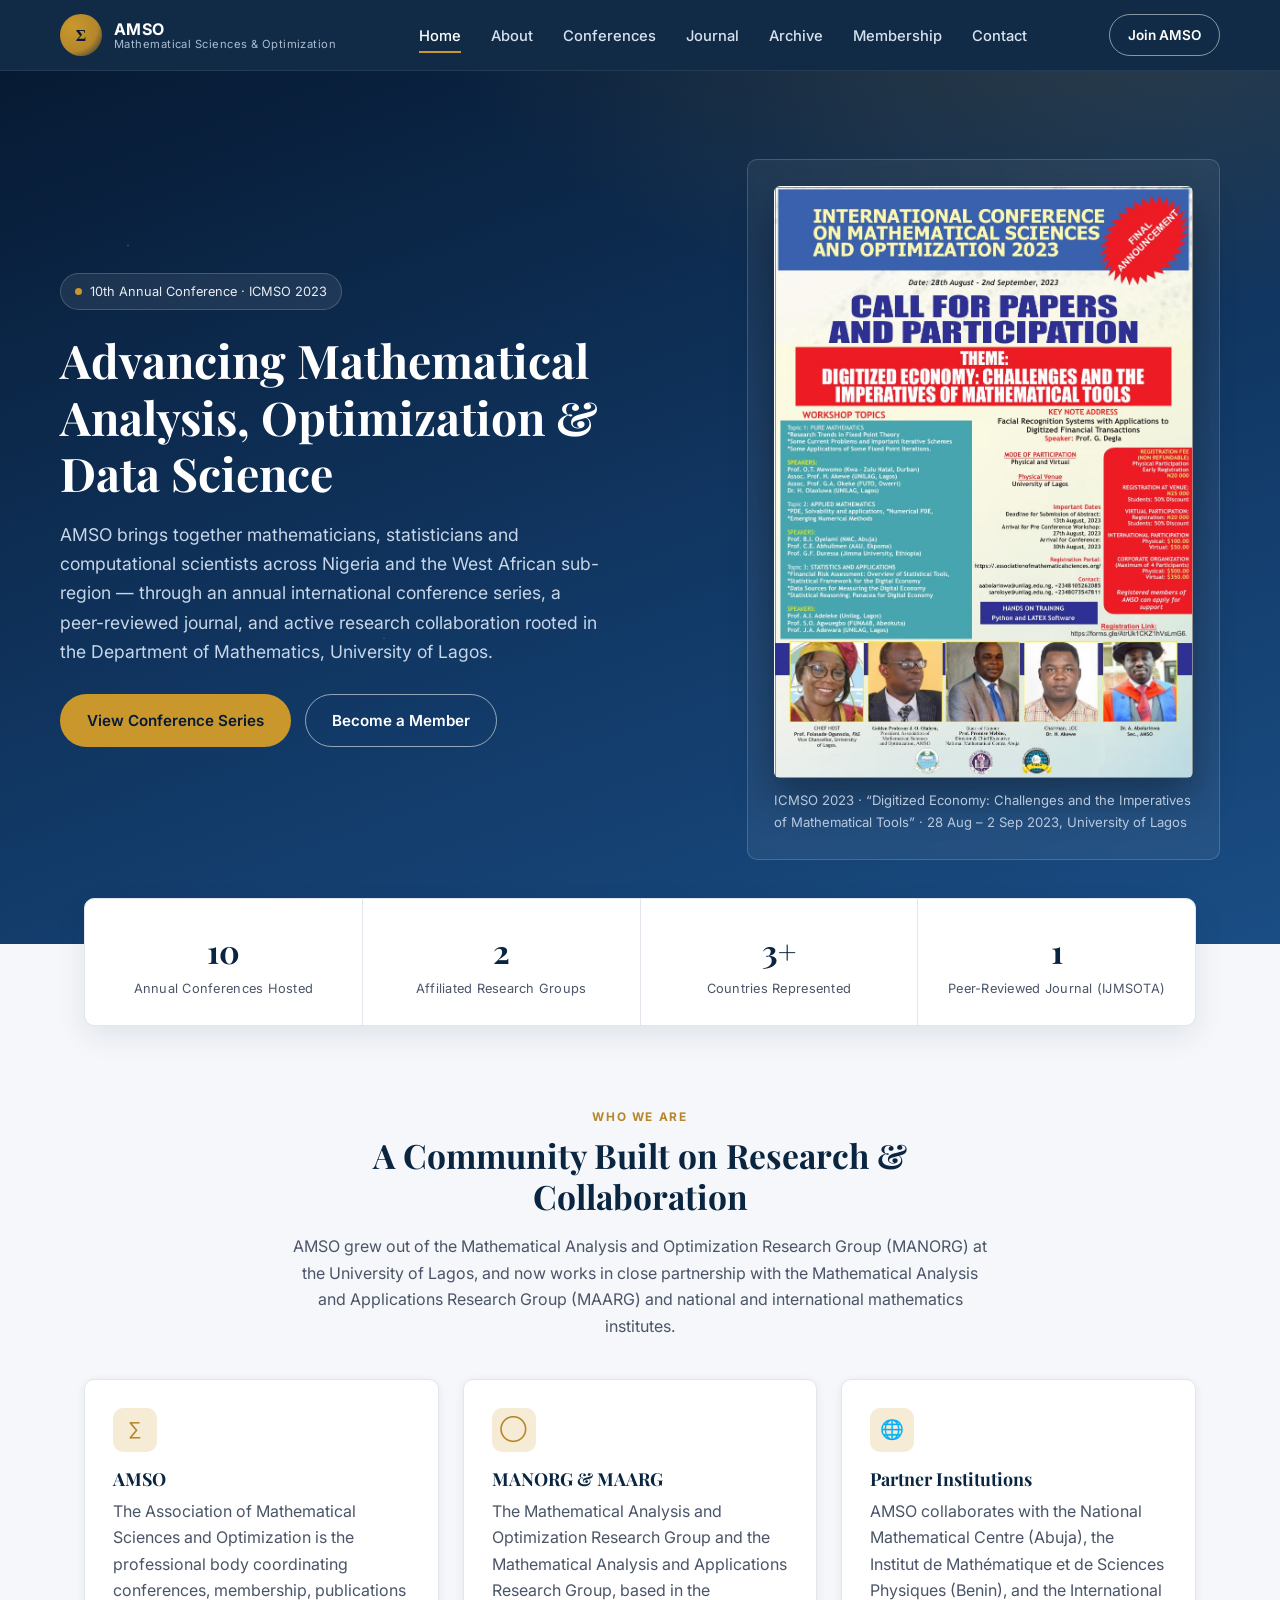
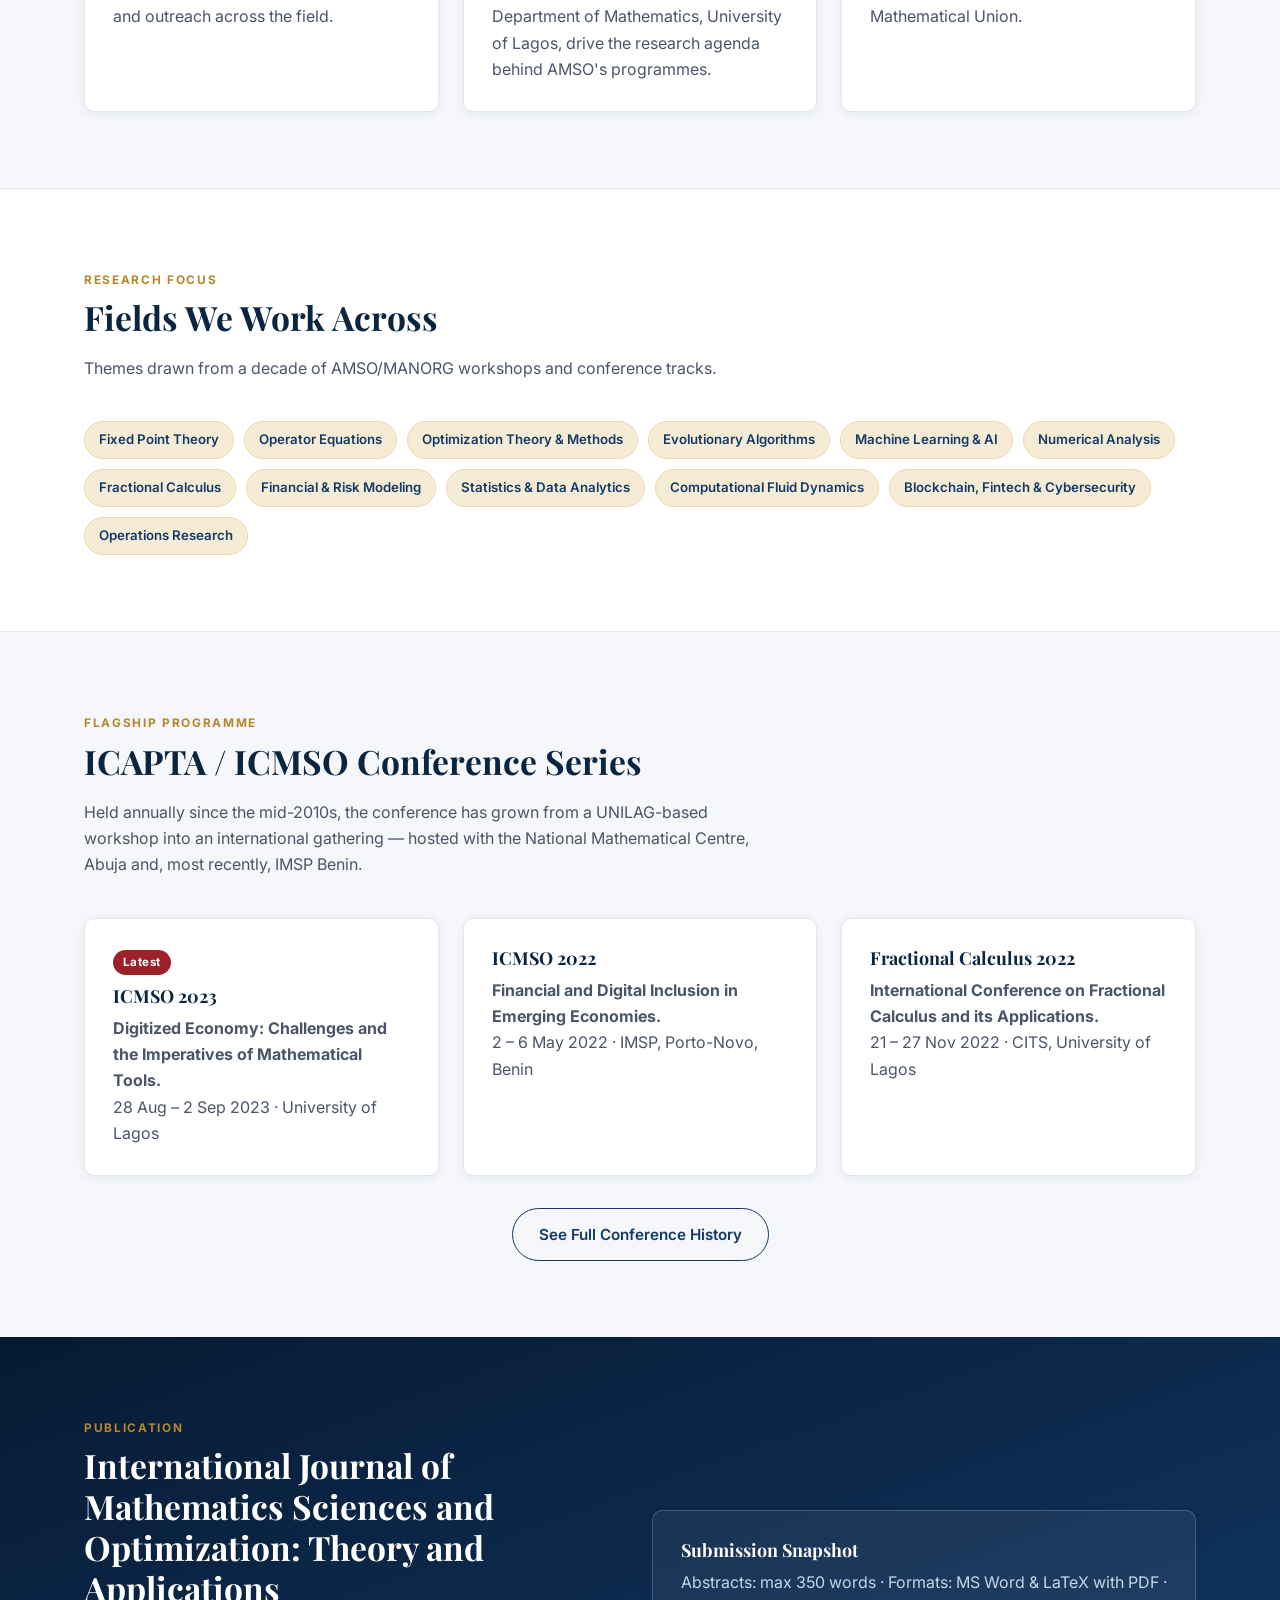
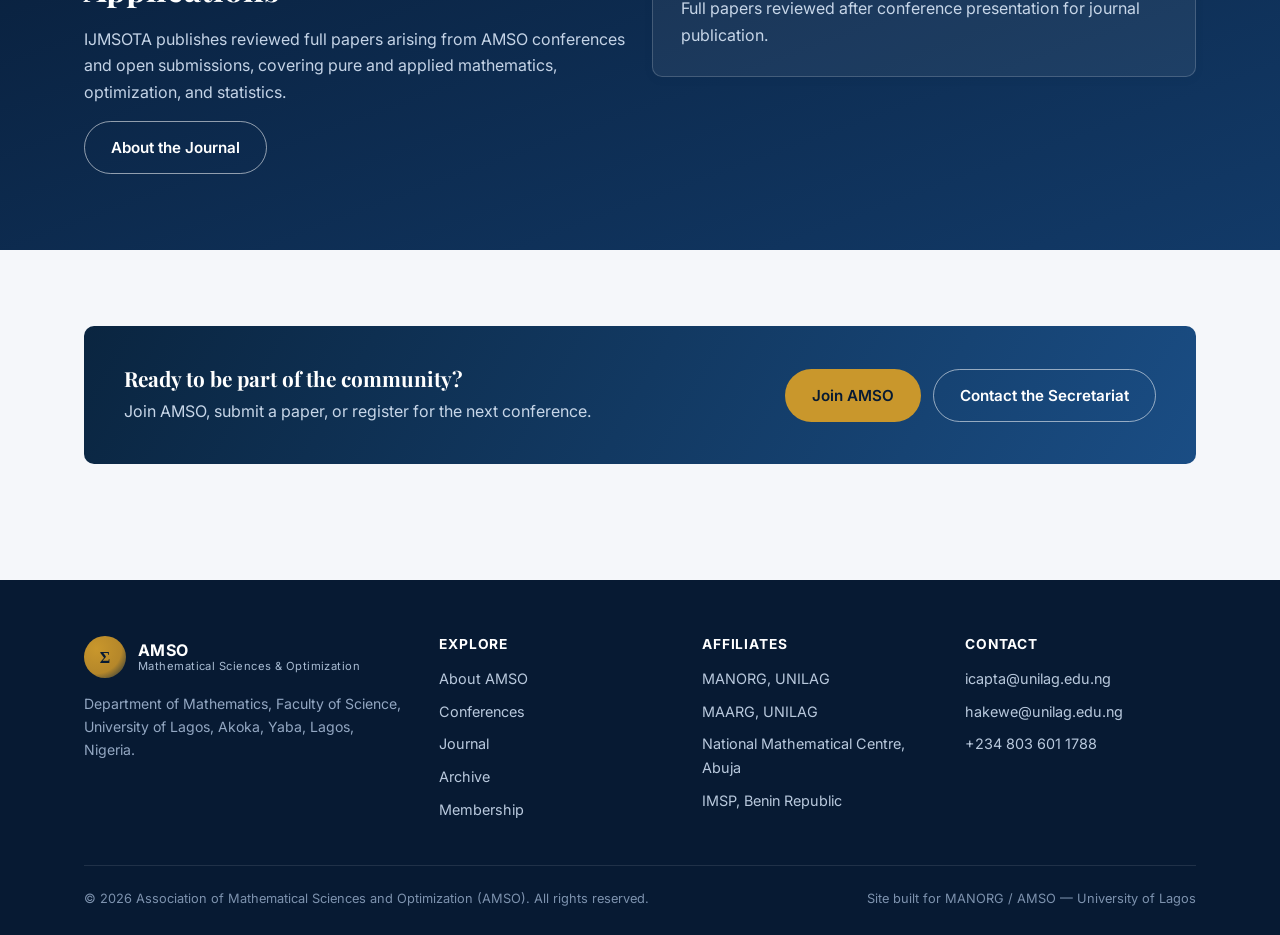
<file: index.html>
<!DOCTYPE html>
<html lang="en">
<head>
<meta charset="UTF-8">
<meta name="viewport" content="width=device-width, initial-scale=1.0">
<title>AMSO — Association of Mathematical Sciences and Optimization</title>
<meta name="description" content="AMSO unites researchers in mathematical analysis, optimization, statistics and data science through the annual ICAPTA/ICMSO conference series, the IJMSOTA journal, and its affiliated research groups MANORG and MAARG at the University of Lagos.">
<link rel="icon" href="data:image/svg+xml,<svg xmlns=%22http://www.w3.org/2000/svg%22 viewBox=%220 0 100 100%22><rect width=%22100%22 height=%22100%22 rx=%2220%22 fill=%22%230a2540%22/><text x=%2250%22 y=%2268%22 font-size=%2258%22 text-anchor=%22middle%22 fill=%22%23c9972c%22 font-family=%22Georgia,serif%22>&#8721;</text></svg>">
<link rel="preconnect" href="https://fonts.googleapis.com">
<link rel="preconnect" href="https://fonts.gstatic.com" crossorigin>
<link href="https://fonts.googleapis.com/css2?family=Playfair+Display:wght@600;700&family=Inter:wght@400;500;600;700&display=swap" rel="stylesheet">
<link rel="stylesheet" href="assets/css/style.css">
</head>
<body>

<header class="site-header">
  <div class="container nav">
    <a href="index.html" class="brand">
      <span class="brand-mark">&Sigma;</span>
      <span class="brand-text"><strong>AMSO</strong><span>Mathematical Sciences &amp; Optimization</span></span>
    </a>
    <ul class="nav-links">
      <li><a href="index.html">Home</a></li>
      <li><a href="about.html">About</a></li>
      <li><a href="conferences.html">Conferences</a></li>
      <li><a href="journal.html">Journal</a></li>
      <li><a href="archive.html">Archive</a></li>
      <li><a href="membership.html">Membership</a></li>
      <li><a href="contact.html">Contact</a></li>
    </ul>
    <div class="nav-cta">
      <a href="membership.html" class="btn btn-outline-invert btn-sm">Join AMSO</a>
      <button class="nav-toggle" aria-label="Toggle menu">&#9776;</button>
    </div>
  </div>
</header>

<section class="hero">
  <div class="container hero-inner">
    <div>
      <div class="hero-badge"><span class="dot"></span> 10th Annual Conference · ICMSO 2023</div>
      <h1>Advancing Mathematical Analysis, Optimization &amp; Data Science</h1>
      <p class="lead">AMSO brings together mathematicians, statisticians and computational scientists across Nigeria and the West African sub-region — through an annual international conference series, a peer-reviewed journal, and active research collaboration rooted in the Department of Mathematics, University of Lagos.</p>
      <div class="hero-actions">
        <a href="conferences.html" class="btn btn-primary">View Conference Series</a>
        <a href="membership.html" class="btn btn-ghost">Become a Member</a>
      </div>
    </div>
    <div class="hero-panel">
      <img src="assets/img/icmso2023-flyer.jpg" alt="Call for Papers — 10th Annual International Conference on Mathematical Sciences and Optimization (ICMSO 2023)">
      <p class="hero-panel-cap">ICMSO 2023 · &ldquo;Digitized Economy: Challenges and the Imperatives of Mathematical Tools&rdquo; · 28 Aug – 2 Sep 2023, University of Lagos</p>
    </div>
  </div>
</section>

<div class="container">
  <div class="stats">
    <div class="stat"><div class="num">10</div><div class="label">Annual Conferences Hosted</div></div>
    <div class="stat"><div class="num">2</div><div class="label">Affiliated Research Groups</div></div>
    <div class="stat"><div class="num">3+</div><div class="label">Countries Represented</div></div>
    <div class="stat"><div class="num">1</div><div class="label">Peer-Reviewed Journal (IJMSOTA)</div></div>
  </div>
</div>

<section class="section">
  <div class="container">
    <div class="section-head center">
      <span class="eyebrow">Who We Are</span>
      <h2>A Community Built on Research &amp; Collaboration</h2>
      <p>AMSO grew out of the Mathematical Analysis and Optimization Research Group (MANORG) at the University of Lagos, and now works in close partnership with the Mathematical Analysis and Applications Research Group (MAARG) and national and international mathematics institutes.</p>
    </div>
    <div class="grid grid-3">
      <div class="card">
        <div class="icon">&#8721;</div>
        <h3>AMSO</h3>
        <p>The Association of Mathematical Sciences and Optimization is the professional body coordinating conferences, membership, publications and outreach across the field.</p>
      </div>
      <div class="card">
        <div class="icon">&#9711;</div>
        <h3>MANORG &amp; MAARG</h3>
        <p>The Mathematical Analysis and Optimization Research Group and the Mathematical Analysis and Applications Research Group, based in the Department of Mathematics, University of Lagos, drive the research agenda behind AMSO's programmes.</p>
      </div>
      <div class="card">
        <div class="icon">&#127760;</div>
        <h3>Partner Institutions</h3>
        <p>AMSO collaborates with the National Mathematical Centre (Abuja), the Institut de Mathématique et de Sciences Physiques (Benin), and the International Mathematical Union.</p>
      </div>
    </div>
  </div>
</section>

<section class="section section--alt">
  <div class="container">
    <div class="section-head">
      <span class="eyebrow">Research Focus</span>
      <h2>Fields We Work Across</h2>
      <p>Themes drawn from a decade of AMSO/MANORG workshops and conference tracks.</p>
    </div>
    <div class="chips">
      <span class="chip">Fixed Point Theory</span>
      <span class="chip">Operator Equations</span>
      <span class="chip">Optimization Theory &amp; Methods</span>
      <span class="chip">Evolutionary Algorithms</span>
      <span class="chip">Machine Learning &amp; AI</span>
      <span class="chip">Numerical Analysis</span>
      <span class="chip">Fractional Calculus</span>
      <span class="chip">Financial &amp; Risk Modeling</span>
      <span class="chip">Statistics &amp; Data Analytics</span>
      <span class="chip">Computational Fluid Dynamics</span>
      <span class="chip">Blockchain, Fintech &amp; Cybersecurity</span>
      <span class="chip">Operations Research</span>
    </div>
  </div>
</section>

<section class="section">
  <div class="container">
    <div class="section-head">
      <span class="eyebrow">Flagship Programme</span>
      <h2>ICAPTA / ICMSO Conference Series</h2>
      <p>Held annually since the mid-2010s, the conference has grown from a UNILAG-based workshop into an international gathering — hosted with the National Mathematical Centre, Abuja and, most recently, IMSP Benin.</p>
    </div>
    <div class="grid grid-3">
      <div class="card">
        <span class="tl-tag current">Latest</span>
        <h3>ICMSO 2023</h3>
        <p><strong>Digitized Economy: Challenges and the Imperatives of Mathematical Tools.</strong><br>28 Aug – 2 Sep 2023 · University of Lagos</p>
      </div>
      <div class="card">
        <h3>ICMSO 2022</h3>
        <p><strong>Financial and Digital Inclusion in Emerging Economies.</strong><br>2 – 6 May 2022 · IMSP, Porto-Novo, Benin</p>
      </div>
      <div class="card">
        <h3>Fractional Calculus 2022</h3>
        <p><strong>International Conference on Fractional Calculus and its Applications.</strong><br>21 – 27 Nov 2022 · CITS, University of Lagos</p>
      </div>
    </div>
    <div class="text-center" style="margin-top:32px;">
      <a href="conferences.html" class="btn btn-outline">See Full Conference History</a>
    </div>
  </div>
</section>

<section class="section section--navy">
  <div class="container">
    <div class="grid grid-2" style="align-items:center;">
      <div>
        <span class="eyebrow">Publication</span>
        <h2>International Journal of Mathematics Sciences and Optimization: Theory and Applications</h2>
        <p>IJMSOTA publishes reviewed full papers arising from AMSO conferences and open submissions, covering pure and applied mathematics, optimization, and statistics.</p>
        <a href="journal.html" class="btn btn-ghost">About the Journal</a>
      </div>
      <div class="card" style="background:rgba(255,255,255,0.06);border-color:rgba(255,255,255,0.18);">
        <h3 style="color:#fff;">Submission Snapshot</h3>
        <p style="color:#c7d6e8;">Abstracts: max 350 words · Formats: MS Word &amp; LaTeX with PDF · Full papers reviewed after conference presentation for journal publication.</p>
      </div>
    </div>
  </div>
</section>

<section class="section">
  <div class="container">
    <div class="cta-banner">
      <div>
        <h3>Ready to be part of the community?</h3>
        <p>Join AMSO, submit a paper, or register for the next conference.</p>
      </div>
      <div style="display:flex;gap:12px;flex-wrap:wrap;">
        <a href="membership.html" class="btn btn-primary">Join AMSO</a>
        <a href="contact.html" class="btn btn-ghost">Contact the Secretariat</a>
      </div>
    </div>
  </div>
</section>

<footer class="site-footer">
  <div class="container">
    <div class="footer-grid">
      <div class="footer-brand">
        <div class="brand" style="margin-bottom:14px;">
          <span class="brand-mark">&Sigma;</span>
          <span class="brand-text" style="color:#fff;"><strong>AMSO</strong><span>Mathematical Sciences &amp; Optimization</span></span>
        </div>
        <p>Department of Mathematics, Faculty of Science, University of Lagos, Akoka, Yaba, Lagos, Nigeria.</p>
      </div>
      <div>
        <h4>Explore</h4>
        <ul>
          <li><a href="about.html">About AMSO</a></li>
          <li><a href="conferences.html">Conferences</a></li>
          <li><a href="journal.html">Journal</a></li>
          <li><a href="archive.html">Archive</a></li>
          <li><a href="membership.html">Membership</a></li>
        </ul>
      </div>
      <div>
        <h4>Affiliates</h4>
        <ul>
          <li>MANORG, UNILAG</li>
          <li>MAARG, UNILAG</li>
          <li>National Mathematical Centre, Abuja</li>
          <li>IMSP, Benin Republic</li>
        </ul>
      </div>
      <div>
        <h4>Contact</h4>
        <ul>
          <li><a href="mailto:icapta@unilag.edu.ng">icapta@unilag.edu.ng</a></li>
          <li><a href="mailto:hakewe@unilag.edu.ng">hakewe@unilag.edu.ng</a></li>
          <li>+234 803 601 1788</li>
        </ul>
      </div>
    </div>
    <div class="footer-bottom">
      <span>&copy; <span id="year"></span> Association of Mathematical Sciences and Optimization (AMSO). All rights reserved.</span>
      <span>Site built for MANORG / AMSO — University of Lagos</span>
    </div>
  </div>
</footer>

<script src="assets/js/main.js"></script>
</body>
</html>
</file>
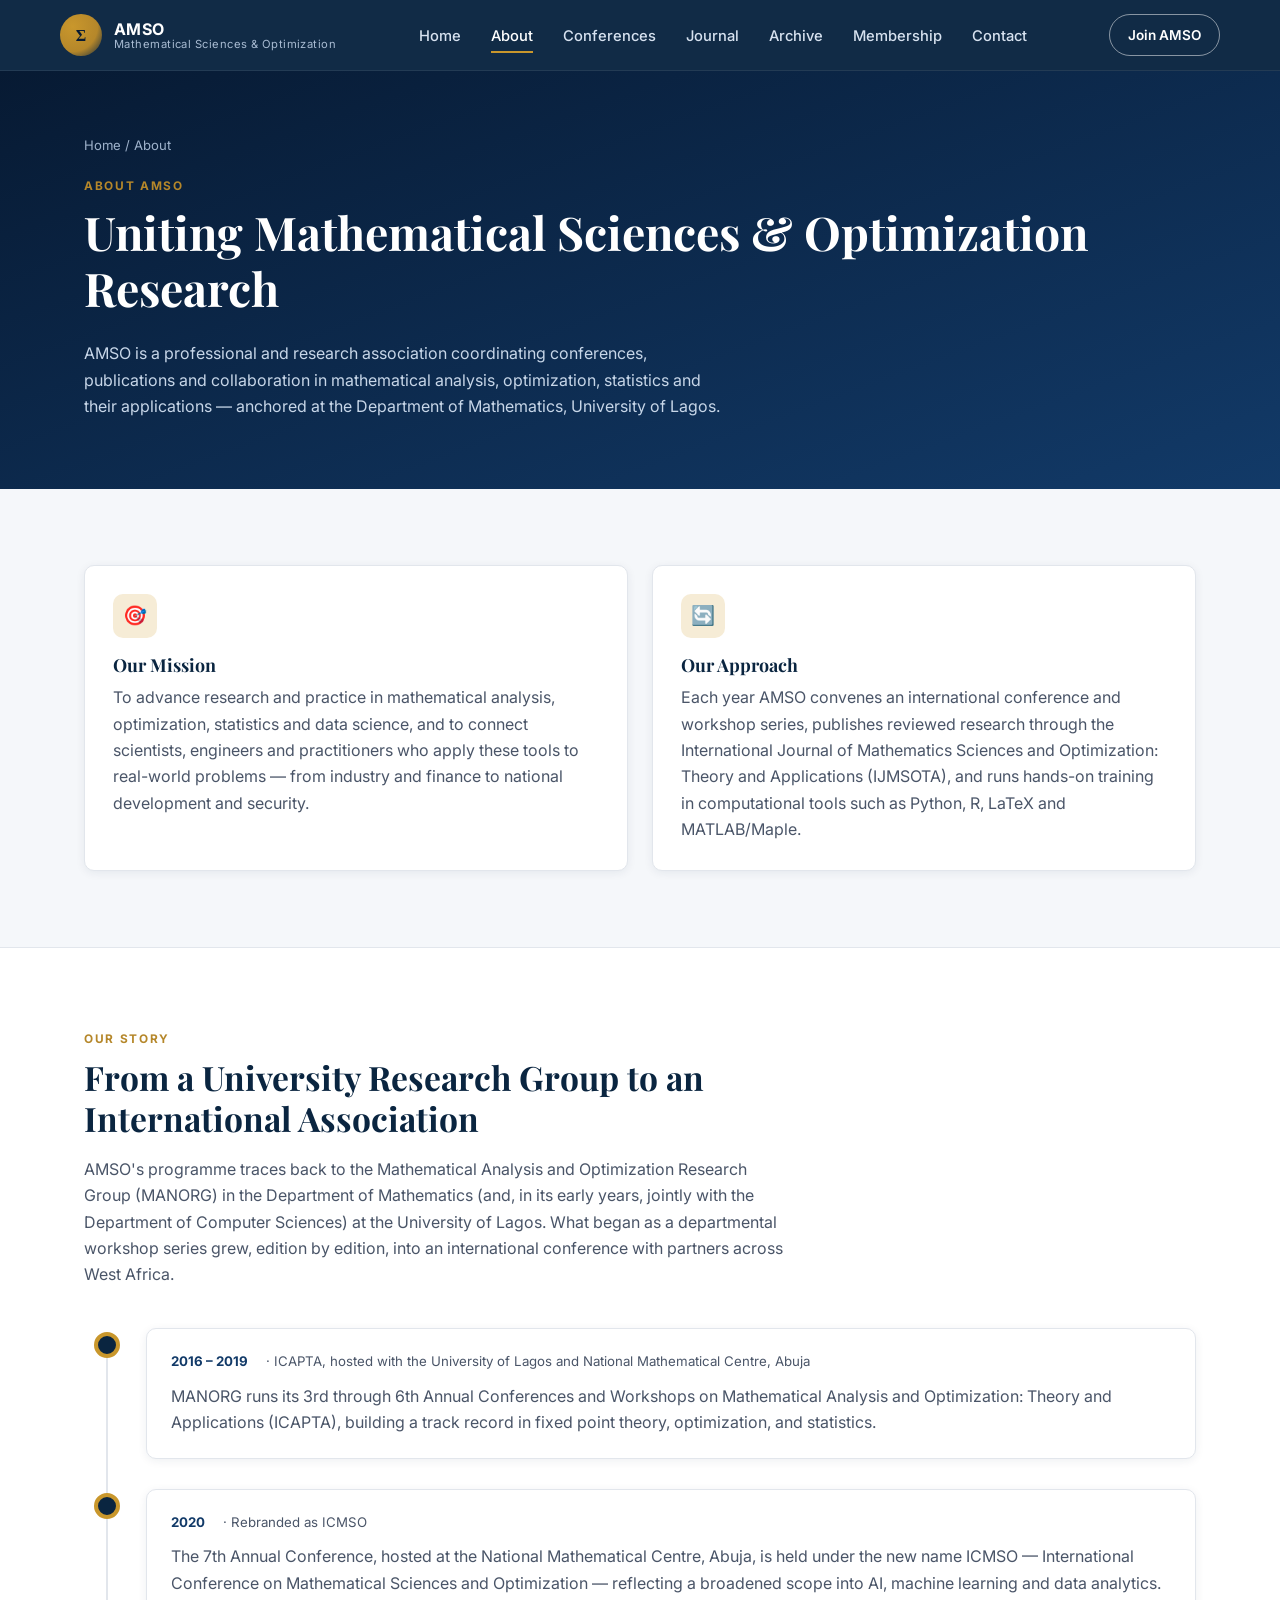
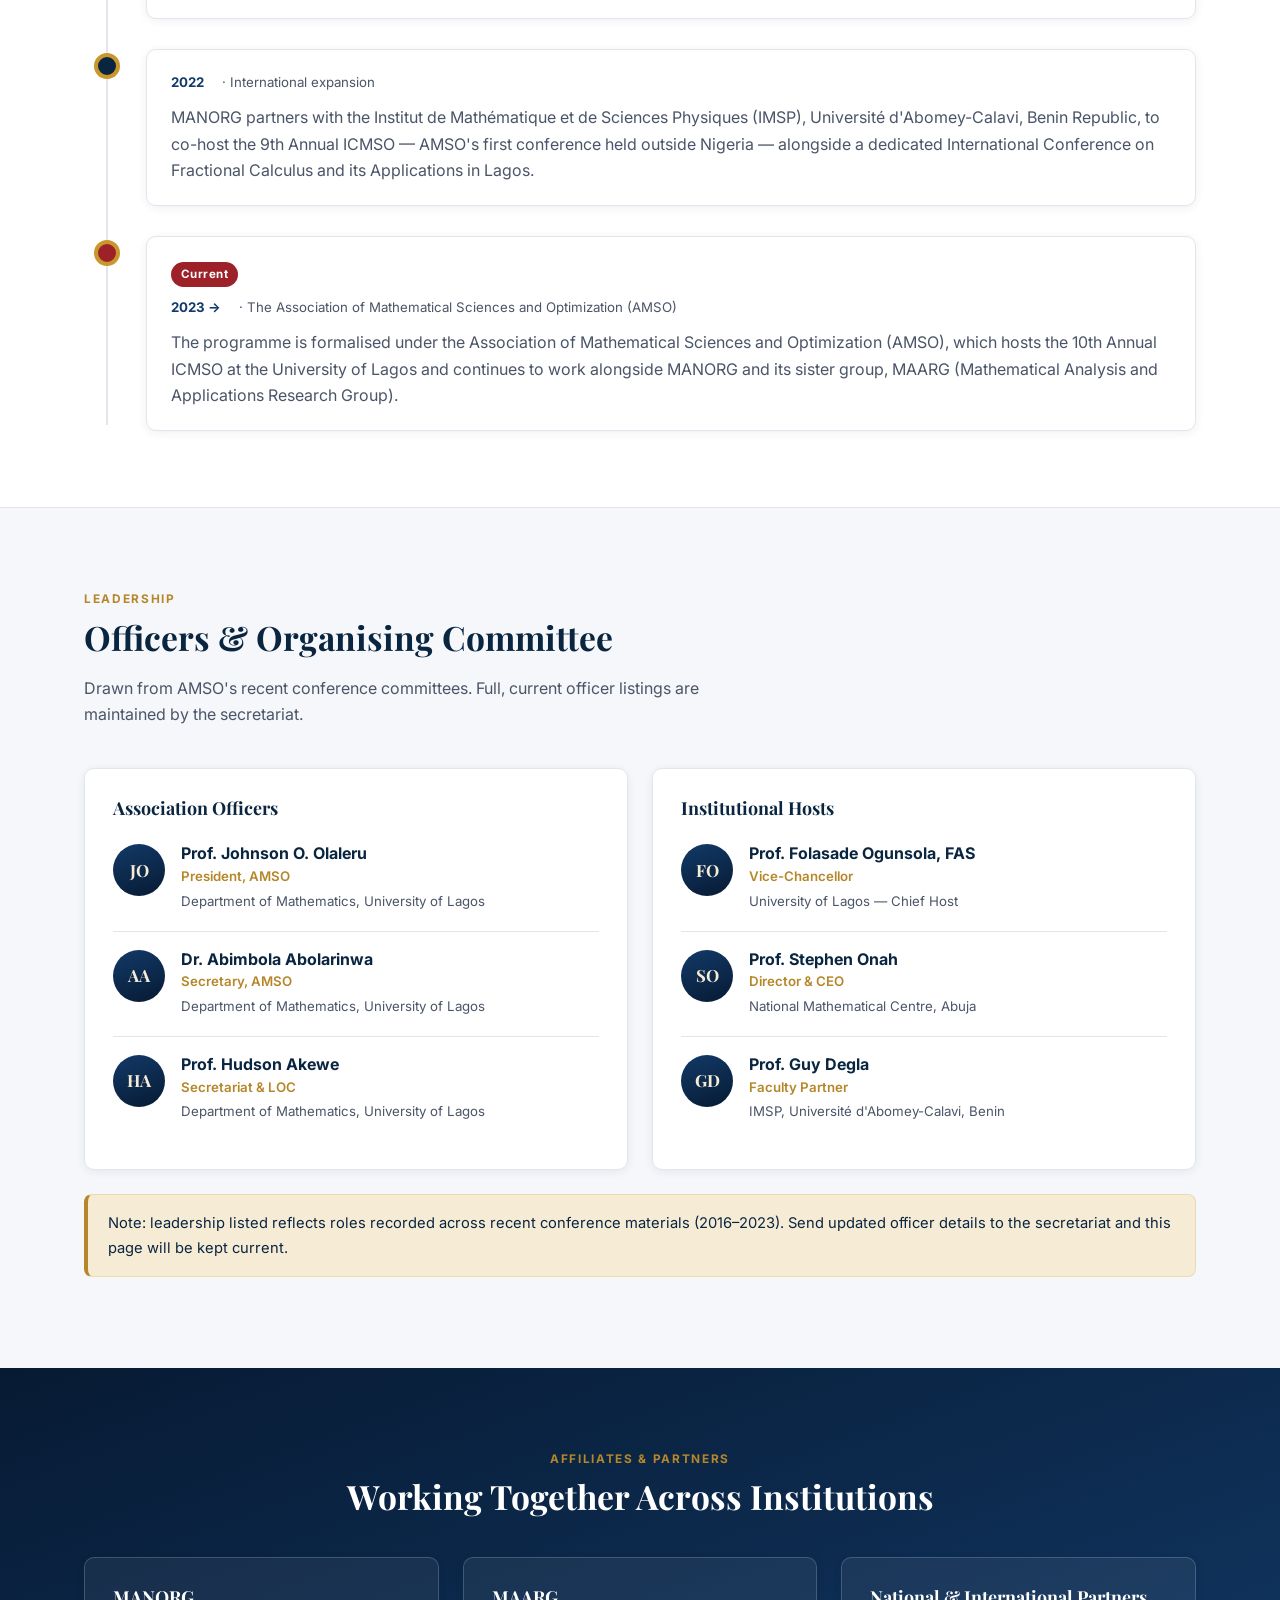
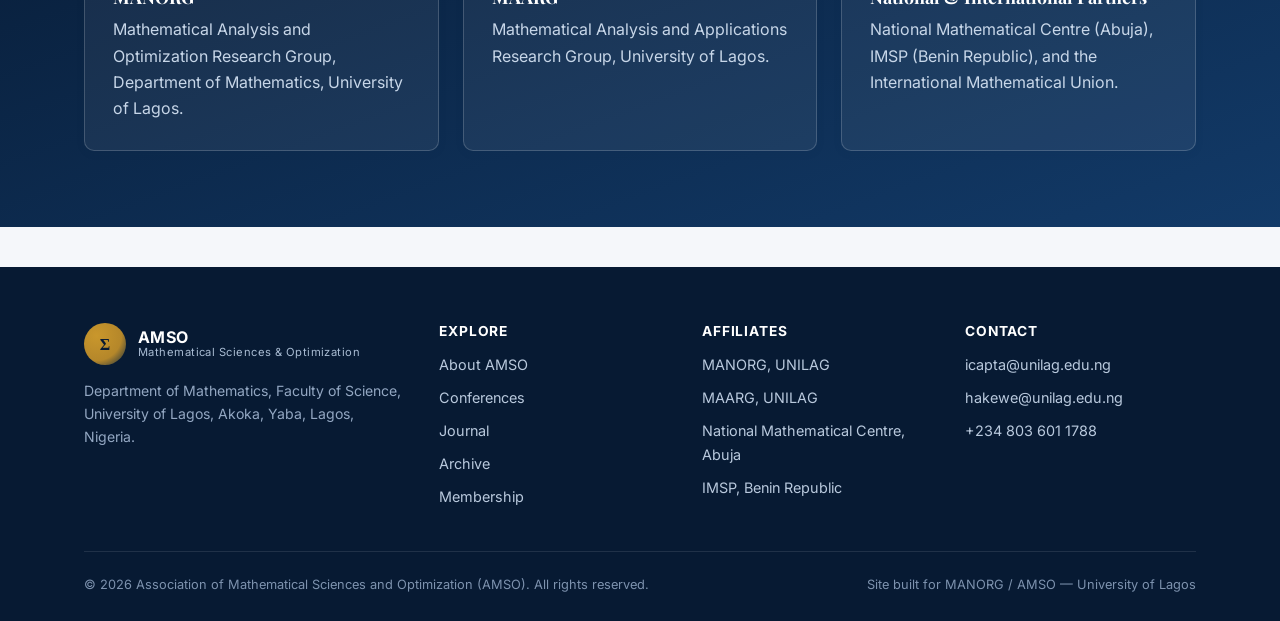
<file: about.html>
<!DOCTYPE html>
<html lang="en">
<head>
<meta charset="UTF-8">
<meta name="viewport" content="width=device-width, initial-scale=1.0">
<title>About AMSO — Association of Mathematical Sciences and Optimization</title>
<meta name="description" content="AMSO's history, mission, affiliated research groups (MANORG, MAARG) and leadership at the University of Lagos.">
<link rel="icon" href="data:image/svg+xml,<svg xmlns=%22http://www.w3.org/2000/svg%22 viewBox=%220 0 100 100%22><rect width=%22100%22 height=%22100%22 rx=%2220%22 fill=%22%230a2540%22/><text x=%2250%22 y=%2268%22 font-size=%2258%22 text-anchor=%22middle%22 fill=%22%23c9972c%22 font-family=%22Georgia,serif%22>&#8721;</text></svg>">
<link rel="preconnect" href="https://fonts.googleapis.com">
<link rel="preconnect" href="https://fonts.gstatic.com" crossorigin>
<link href="https://fonts.googleapis.com/css2?family=Playfair+Display:wght@600;700&family=Inter:wght@400;500;600;700&display=swap" rel="stylesheet">
<link rel="stylesheet" href="assets/css/style.css">
</head>
<body>

<header class="site-header">
  <div class="container nav">
    <a href="index.html" class="brand">
      <span class="brand-mark">&Sigma;</span>
      <span class="brand-text"><strong>AMSO</strong><span>Mathematical Sciences &amp; Optimization</span></span>
    </a>
    <ul class="nav-links">
      <li><a href="index.html">Home</a></li>
      <li><a href="about.html">About</a></li>
      <li><a href="conferences.html">Conferences</a></li>
      <li><a href="journal.html">Journal</a></li>
      <li><a href="archive.html">Archive</a></li>
      <li><a href="membership.html">Membership</a></li>
      <li><a href="contact.html">Contact</a></li>
    </ul>
    <div class="nav-cta">
      <a href="membership.html" class="btn btn-outline-invert btn-sm">Join AMSO</a>
      <button class="nav-toggle" aria-label="Toggle menu">&#9776;</button>
    </div>
  </div>
</header>

<section class="page-hero">
  <div class="container">
    <div class="breadcrumb"><a href="index.html">Home</a> / About</div>
    <span class="eyebrow">About AMSO</span>
    <h1>Uniting Mathematical Sciences &amp; Optimization Research</h1>
    <p>AMSO is a professional and research association coordinating conferences, publications and collaboration in mathematical analysis, optimization, statistics and their applications — anchored at the Department of Mathematics, University of Lagos.</p>
  </div>
</section>

<section class="section">
  <div class="container">
    <div class="grid grid-2">
      <div class="card">
        <div class="icon">&#127919;</div>
        <h3>Our Mission</h3>
        <p>To advance research and practice in mathematical analysis, optimization, statistics and data science, and to connect scientists, engineers and practitioners who apply these tools to real-world problems — from industry and finance to national development and security.</p>
      </div>
      <div class="card">
        <div class="icon">&#128260;</div>
        <h3>Our Approach</h3>
        <p>Each year AMSO convenes an international conference and workshop series, publishes reviewed research through the International Journal of Mathematics Sciences and Optimization: Theory and Applications (IJMSOTA), and runs hands-on training in computational tools such as Python, R, LaTeX and MATLAB/Maple.</p>
      </div>
    </div>
  </div>
</section>

<section class="section section--alt">
  <div class="container">
    <div class="section-head">
      <span class="eyebrow">Our Story</span>
      <h2>From a University Research Group to an International Association</h2>
      <p>AMSO's programme traces back to the Mathematical Analysis and Optimization Research Group (MANORG) in the Department of Mathematics (and, in its early years, jointly with the Department of Computer Sciences) at the University of Lagos. What began as a departmental workshop series grew, edition by edition, into an international conference with partners across West Africa.</p>
    </div>
    <div class="timeline">
      <div class="tl-item">
        <div class="tl-dot"></div>
        <div class="tl-card">
          <div class="tl-meta"><strong>2016 – 2019</strong> · ICAPTA, hosted with the University of Lagos and National Mathematical Centre, Abuja</div>
          <p class="mb-0">MANORG runs its 3rd through 6th Annual Conferences and Workshops on Mathematical Analysis and Optimization: Theory and Applications (ICAPTA), building a track record in fixed point theory, optimization, and statistics.</p>
        </div>
      </div>
      <div class="tl-item">
        <div class="tl-dot"></div>
        <div class="tl-card">
          <div class="tl-meta"><strong>2020</strong> · Rebranded as ICMSO</div>
          <p class="mb-0">The 7th Annual Conference, hosted at the National Mathematical Centre, Abuja, is held under the new name ICMSO — International Conference on Mathematical Sciences and Optimization — reflecting a broadened scope into AI, machine learning and data analytics.</p>
        </div>
      </div>
      <div class="tl-item">
        <div class="tl-dot"></div>
        <div class="tl-card">
          <div class="tl-meta"><strong>2022</strong> · International expansion</div>
          <p class="mb-0">MANORG partners with the Institut de Mathématique et de Sciences Physiques (IMSP), Université d'Abomey-Calavi, Benin Republic, to co-host the 9th Annual ICMSO — AMSO's first conference held outside Nigeria — alongside a dedicated International Conference on Fractional Calculus and its Applications in Lagos.</p>
        </div>
      </div>
      <div class="tl-item is-current">
        <div class="tl-dot"></div>
        <div class="tl-card">
          <span class="tl-tag current">Current</span>
          <div class="tl-meta"><strong>2023 →</strong> · The Association of Mathematical Sciences and Optimization (AMSO)</div>
          <p class="mb-0">The programme is formalised under the Association of Mathematical Sciences and Optimization (AMSO), which hosts the 10th Annual ICMSO at the University of Lagos and continues to work alongside MANORG and its sister group, MAARG (Mathematical Analysis and Applications Research Group).</p>
        </div>
      </div>
    </div>
  </div>
</section>

<section class="section">
  <div class="container">
    <div class="section-head">
      <span class="eyebrow">Leadership</span>
      <h2>Officers &amp; Organising Committee</h2>
      <p>Drawn from AMSO's recent conference committees. Full, current officer listings are maintained by the secretariat.</p>
    </div>
    <div class="grid grid-2">
      <div class="card">
        <h3 class="mt-0">Association Officers</h3>
        <div class="person">
          <div class="person-avatar">JO</div>
          <div><h4>Prof. Johnson O. Olaleru</h4><div class="role">President, AMSO</div><div class="org">Department of Mathematics, University of Lagos</div></div>
        </div>
        <div class="person">
          <div class="person-avatar">AA</div>
          <div><h4>Dr. Abimbola Abolarinwa</h4><div class="role">Secretary, AMSO</div><div class="org">Department of Mathematics, University of Lagos</div></div>
        </div>
        <div class="person">
          <div class="person-avatar">HA</div>
          <div><h4>Prof. Hudson Akewe</h4><div class="role">Secretariat &amp; LOC</div><div class="org">Department of Mathematics, University of Lagos</div></div>
        </div>
      </div>
      <div class="card">
        <h3 class="mt-0">Institutional Hosts</h3>
        <div class="person">
          <div class="person-avatar">FO</div>
          <div><h4>Prof. Folasade Ogunsola, FAS</h4><div class="role">Vice-Chancellor</div><div class="org">University of Lagos — Chief Host</div></div>
        </div>
        <div class="person">
          <div class="person-avatar">SO</div>
          <div><h4>Prof. Stephen Onah</h4><div class="role">Director &amp; CEO</div><div class="org">National Mathematical Centre, Abuja</div></div>
        </div>
        <div class="person">
          <div class="person-avatar">GD</div>
          <div><h4>Prof. Guy Degla</h4><div class="role">Faculty Partner</div><div class="org">IMSP, Université d'Abomey-Calavi, Benin</div></div>
        </div>
      </div>
    </div>
    <p class="callout" style="margin-top:24px;">Note: leadership listed reflects roles recorded across recent conference materials (2016–2023). Send updated officer details to the secretariat and this page will be kept current.</p>
  </div>
</section>

<section class="section section--navy">
  <div class="container">
    <div class="section-head center">
      <span class="eyebrow">Affiliates &amp; Partners</span>
      <h2>Working Together Across Institutions</h2>
    </div>
    <div class="grid grid-3">
      <div class="card" style="background:rgba(255,255,255,0.06);border-color:rgba(255,255,255,0.18);">
        <h3 style="color:#fff;">MANORG</h3>
        <p style="color:#c7d6e8;">Mathematical Analysis and Optimization Research Group, Department of Mathematics, University of Lagos.</p>
      </div>
      <div class="card" style="background:rgba(255,255,255,0.06);border-color:rgba(255,255,255,0.18);">
        <h3 style="color:#fff;">MAARG</h3>
        <p style="color:#c7d6e8;">Mathematical Analysis and Applications Research Group, University of Lagos.</p>
      </div>
      <div class="card" style="background:rgba(255,255,255,0.06);border-color:rgba(255,255,255,0.18);">
        <h3 style="color:#fff;">National &amp; International Partners</h3>
        <p style="color:#c7d6e8;">National Mathematical Centre (Abuja), IMSP (Benin Republic), and the International Mathematical Union.</p>
      </div>
    </div>
  </div>
</section>

<footer class="site-footer">
  <div class="container">
    <div class="footer-grid">
      <div class="footer-brand">
        <div class="brand" style="margin-bottom:14px;">
          <span class="brand-mark">&Sigma;</span>
          <span class="brand-text" style="color:#fff;"><strong>AMSO</strong><span>Mathematical Sciences &amp; Optimization</span></span>
        </div>
        <p>Department of Mathematics, Faculty of Science, University of Lagos, Akoka, Yaba, Lagos, Nigeria.</p>
      </div>
      <div>
        <h4>Explore</h4>
        <ul>
          <li><a href="about.html">About AMSO</a></li>
          <li><a href="conferences.html">Conferences</a></li>
          <li><a href="journal.html">Journal</a></li>
          <li><a href="archive.html">Archive</a></li>
          <li><a href="membership.html">Membership</a></li>
        </ul>
      </div>
      <div>
        <h4>Affiliates</h4>
        <ul>
          <li>MANORG, UNILAG</li>
          <li>MAARG, UNILAG</li>
          <li>National Mathematical Centre, Abuja</li>
          <li>IMSP, Benin Republic</li>
        </ul>
      </div>
      <div>
        <h4>Contact</h4>
        <ul>
          <li><a href="mailto:icapta@unilag.edu.ng">icapta@unilag.edu.ng</a></li>
          <li><a href="mailto:hakewe@unilag.edu.ng">hakewe@unilag.edu.ng</a></li>
          <li>+234 803 601 1788</li>
        </ul>
      </div>
    </div>
    <div class="footer-bottom">
      <span>&copy; <span id="year"></span> Association of Mathematical Sciences and Optimization (AMSO). All rights reserved.</span>
      <span>Site built for MANORG / AMSO — University of Lagos</span>
    </div>
  </div>
</footer>

<script src="assets/js/main.js"></script>
</body>
</html>
</file>
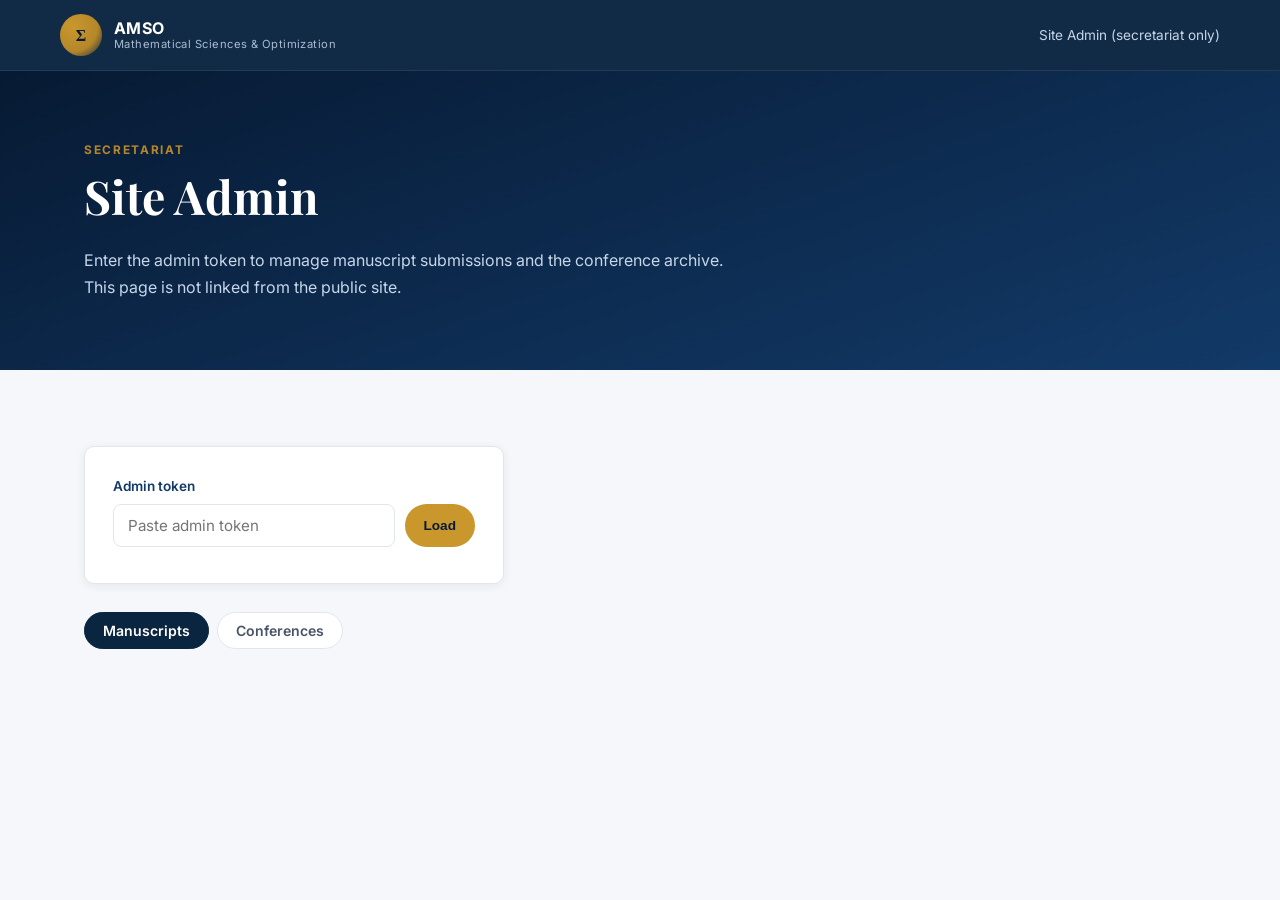
<file: admin.html>
<!DOCTYPE html>
<html lang="en">
<head>
<meta charset="UTF-8">
<meta name="viewport" content="width=device-width, initial-scale=1.0">
<title>Site Admin | AMSO</title>
<meta name="robots" content="noindex, nofollow">
<link rel="icon" href="data:image/svg+xml,<svg xmlns=%22http://www.w3.org/2000/svg%22 viewBox=%220 0 100 100%22><rect width=%22100%22 height=%22100%22 rx=%2220%22 fill=%22%230a2540%22/><text x=%2250%22 y=%2268%22 font-size=%2258%22 text-anchor=%22middle%22 fill=%22%23c9972c%22 font-family=%22Georgia,serif%22>&#8721;</text></svg>">
<link rel="preconnect" href="https://fonts.googleapis.com">
<link rel="preconnect" href="https://fonts.gstatic.com" crossorigin>
<link href="https://fonts.googleapis.com/css2?family=Playfair+Display:wght@600;700&family=Inter:wght@400;500;600;700&display=swap" rel="stylesheet">
<link rel="stylesheet" href="assets/css/style.css">
<style>
  .tabbar { display: flex; gap: 8px; margin-bottom: 24px; }
  .tabbar button {
    padding: 9px 18px; border-radius: 999px; border: 1.5px solid var(--line);
    background: var(--paper); font-family: var(--font-body); font-weight: 600;
    font-size: 0.88rem; cursor: pointer; color: var(--ink-soft);
  }
  .tabbar button.active { background: var(--navy-900); color: #fff; border-color: var(--navy-900); }
  .tabpane { display: none; }
  .tabpane.active { display: block; }
</style>
</head>
<body>

<header class="site-header">
  <div class="container nav">
    <a href="index.html" class="brand">
      <span class="brand-mark">&Sigma;</span>
      <span class="brand-text"><strong>AMSO</strong><span>Mathematical Sciences &amp; Optimization</span></span>
    </a>
    <span style="color:#c7d6e8;font-size:0.85rem;">Site Admin (secretariat only)</span>
  </div>
</header>

<section class="page-hero">
  <div class="container">
    <span class="eyebrow">Secretariat</span>
    <h1>Site Admin</h1>
    <p>Enter the admin token to manage manuscript submissions and the conference archive. This page is not linked from the public site.</p>
  </div>
</section>

<section class="section">
  <div class="container">
    <div class="card" style="max-width:420px;margin-bottom:28px;">
      <label class="field-label">Admin token</label>
      <div style="display:flex;gap:10px;">
        <input type="password" id="token-input" class="field-input" placeholder="Paste admin token">
        <button id="load-btn" class="btn btn-primary btn-sm">Load</button>
      </div>
      <p id="auth-status" class="mb-0" style="font-size:0.85rem;margin-top:8px;"></p>
    </div>

    <div class="tabbar">
      <button type="button" class="tab-btn active" data-tab="manuscripts">Manuscripts</button>
      <button type="button" class="tab-btn" data-tab="conferences">Conferences</button>
    </div>

    <div id="tab-manuscripts" class="tabpane active">
      <div id="manuscript-queue"></div>
    </div>

    <div id="tab-conferences" class="tabpane">
      <div class="card" style="margin-bottom:24px;">
        <h3 class="mt-0" id="conf-form-title">Add a Conference</h3>
        <form id="conf-form" style="display:flex;flex-direction:column;gap:12px;">
          <input type="hidden" id="conf-id" value="">
          <div>
            <label class="field-label">Edition label (e.g. "ICMSO 2024 · 11th Annual")</label>
            <input type="text" id="conf-edition" class="field-input" required>
          </div>
          <div>
            <label class="field-label">Theme / title</label>
            <input type="text" id="conf-title" class="field-input" required>
          </div>
          <div class="grid grid-2" style="gap:12px;">
            <div>
              <label class="field-label">Start date (free text)</label>
              <input type="text" id="conf-start" class="field-input" placeholder="e.g. 12 March 2024">
            </div>
            <div>
              <label class="field-label">End date (free text)</label>
              <input type="text" id="conf-end" class="field-input" placeholder="e.g. 18 March 2024">
            </div>
          </div>
          <div>
            <label class="field-label">Venue</label>
            <input type="text" id="conf-venue" class="field-input">
          </div>
          <div>
            <label class="field-label">Description</label>
            <textarea id="conf-description" rows="4" class="field-input" style="resize:vertical;"></textarea>
          </div>
          <div>
            <label class="field-label">Image URL (optional, e.g. assets/img/your-flyer.jpg)</label>
            <input type="text" id="conf-image" class="field-input">
          </div>
          <div>
            <label class="field-label">Sort priority (higher number = shown first / as "latest")</label>
            <input type="number" id="conf-sort" class="field-input" value="0">
          </div>
          <div style="display:flex;gap:10px;">
            <button type="submit" class="btn btn-primary btn-sm" id="conf-submit-btn">Add Conference</button>
            <button type="button" class="btn btn-outline btn-sm" id="conf-cancel-btn" style="display:none;">Cancel Edit</button>
          </div>
          <p id="conf-form-status" class="mb-0" style="font-size:0.85rem;"></p>
        </form>
      </div>

      <div id="conference-list"></div>
    </div>
  </div>
</section>

<script>
(function () {
  var tokenInput = document.getElementById("token-input");
  var loadBtn = document.getElementById("load-btn");
  var authStatus = document.getElementById("auth-status");
  var manuscriptQueueEl = document.getElementById("manuscript-queue");
  var conferenceListEl = document.getElementById("conference-list");

  var tabButtons = document.querySelectorAll(".tab-btn");
  tabButtons.forEach(function (btn) {
    btn.addEventListener("click", function () {
      tabButtons.forEach(function (b) { b.classList.remove("active"); });
      document.querySelectorAll(".tabpane").forEach(function (p) { p.classList.remove("active"); });
      btn.classList.add("active");
      document.getElementById("tab-" + btn.getAttribute("data-tab")).classList.add("active");
    });
  });

  var saved = sessionStorage.getItem("amso_admin_token");
  if (saved) { tokenInput.value = saved; loadAll(); }
  loadBtn.addEventListener("click", loadAll);

  function loadAll() {
    var token = tokenInput.value.trim();
    if (!token) return;
    sessionStorage.setItem("amso_admin_token", token);
    authStatus.textContent = "Loading…";
    authStatus.style.color = "";
    loadManuscripts(token);
    loadConferences(token);
  }

  function escapeHtml(str) {
    var div = document.createElement("div");
    div.textContent = str || "";
    return div.innerHTML;
  }

  // ---------- Manuscripts ----------
  function loadManuscripts(token) {
    fetch("/api/admin/manuscripts?token=" + encodeURIComponent(token))
      .then(function (r) {
        if (r.status === 401) throw new Error("Invalid token.");
        if (!r.ok) throw new Error("Failed to load.");
        return r.json();
      })
      .then(function (items) {
        authStatus.textContent = "Token OK.";
        renderManuscripts(items, token);
      })
      .catch(function (err) {
        authStatus.textContent = err.message;
        authStatus.style.color = "var(--red-700)";
        manuscriptQueueEl.innerHTML = "";
      });
  }

  function renderManuscripts(items, token) {
    if (!items.length) {
      manuscriptQueueEl.innerHTML = '<p style="color:var(--ink-soft);">No submissions yet.</p>';
      return;
    }
    manuscriptQueueEl.innerHTML = "";
    items.forEach(function (m) {
      var card = document.createElement("div");
      card.className = "card";
      card.style.marginBottom = "16px";
      card.innerHTML =
        "<h3 class=\"mt-0\">" + escapeHtml(m.title) + "</h3>" +
        "<p class=\"mb-0\"><strong>Authors:</strong> " + escapeHtml(m.authors) + "<br>" +
        "<strong>Email:</strong> " + escapeHtml(m.email) + "<br>" +
        "<strong>Conference:</strong> " + escapeHtml(m.conference || "—") + "<br>" +
        "<strong>Status:</strong> <span class=\"tl-tag" + (m.status === "approved" ? " current" : "") + "\">" + m.status + "</span><br>" +
        "<strong>File:</strong> " + escapeHtml(m.file_name) +
        (m.abstract ? "<br><strong>Abstract:</strong> " + escapeHtml(m.abstract) : "") +
        "</p>" +
        "<div style=\"display:flex;gap:10px;margin-top:14px;\">" +
        "<button class=\"btn btn-primary btn-sm\" data-action=\"approved\">Approve</button>" +
        "<button class=\"btn btn-outline btn-sm\" data-action=\"rejected\">Reject</button>" +
        "</div>";
      card.querySelectorAll("button[data-action]").forEach(function (btn) {
        btn.addEventListener("click", function () {
          fetch("/api/admin/manuscripts?token=" + encodeURIComponent(token), {
            method: "POST",
            headers: { "Content-Type": "application/json" },
            body: JSON.stringify({ id: m.id, status: btn.getAttribute("data-action") }),
          }).then(function () { loadManuscripts(token); });
        });
      });
      manuscriptQueueEl.appendChild(card);
    });
  }

  // ---------- Conferences ----------
  var confForm = document.getElementById("conf-form");
  var confIdEl = document.getElementById("conf-id");
  var confFormTitle = document.getElementById("conf-form-title");
  var confSubmitBtn = document.getElementById("conf-submit-btn");
  var confCancelBtn = document.getElementById("conf-cancel-btn");
  var confFormStatus = document.getElementById("conf-form-status");
  var fields = ["edition", "title", "start", "end", "venue", "description", "image", "sort"];

  function fieldEl(name) { return document.getElementById("conf-" + name); }

  function resetConfForm() {
    confIdEl.value = "";
    confForm.reset();
    fieldEl("sort").value = "0";
    confFormTitle.textContent = "Add a Conference";
    confSubmitBtn.textContent = "Add Conference";
    confCancelBtn.style.display = "none";
  }

  confCancelBtn.addEventListener("click", resetConfForm);

  function loadConferences(token) {
    fetch("/api/admin/conferences?token=" + encodeURIComponent(token))
      .then(function (r) { return r.json(); })
      .then(function (items) { renderConferences(items, token); })
      .catch(function () {
        conferenceListEl.innerHTML = '<p style="color:var(--ink-soft);">Couldn\'t load conferences.</p>';
      });
  }

  function renderConferences(items, token) {
    if (!items.length) {
      conferenceListEl.innerHTML = '<p style="color:var(--ink-soft);">No conferences yet.</p>';
      return;
    }
    conferenceListEl.innerHTML = "";
    items.forEach(function (c) {
      var card = document.createElement("div");
      card.className = "card";
      card.style.marginBottom = "14px";
      card.innerHTML =
        "<span class=\"tl-tag\">" + escapeHtml(c.edition) + " &middot; priority " + c.sort_order + "</span>" +
        "<h3 class=\"mt-0\" style=\"font-size:1.05rem;\">" + escapeHtml(c.title) + "</h3>" +
        "<p class=\"mb-0\" style=\"font-size:0.88rem;color:var(--ink-soft);\">" +
        escapeHtml([c.start_date, c.end_date].filter(Boolean).join(" – ")) +
        (c.venue ? " &middot; " + escapeHtml(c.venue) : "") + "</p>" +
        "<div style=\"display:flex;gap:10px;margin-top:12px;\">" +
        "<button class=\"btn btn-outline btn-sm\" data-action=\"edit\">Edit</button>" +
        "<button class=\"btn btn-outline btn-sm\" data-action=\"delete\" style=\"border-color:var(--red-700);color:var(--red-700);\">Delete</button>" +
        "</div>";

      card.querySelector('[data-action="edit"]').addEventListener("click", function () {
        confIdEl.value = c.id;
        fieldEl("edition").value = c.edition || "";
        fieldEl("title").value = c.title || "";
        fieldEl("start").value = c.start_date || "";
        fieldEl("end").value = c.end_date || "";
        fieldEl("venue").value = c.venue || "";
        fieldEl("description").value = c.description || "";
        fieldEl("image").value = c.image_url || "";
        fieldEl("sort").value = c.sort_order || 0;
        confFormTitle.textContent = "Edit Conference";
        confSubmitBtn.textContent = "Save Changes";
        confCancelBtn.style.display = "inline-flex";
        window.scrollTo({ top: confForm.getBoundingClientRect().top + window.scrollY - 100, behavior: "smooth" });
      });

      card.querySelector('[data-action="delete"]').addEventListener("click", function () {
        if (!confirm("Delete \"" + c.title + "\"? This cannot be undone.")) return;
        fetch("/api/admin/conferences/" + c.id + "?token=" + encodeURIComponent(token), { method: "DELETE" })
          .then(function () { loadConferences(token); });
      });

      conferenceListEl.appendChild(card);
    });
  }

  confForm.addEventListener("submit", function (e) {
    e.preventDefault();
    var token = tokenInput.value.trim();
    if (!token) return;

    var body = {
      edition: fieldEl("edition").value.trim(),
      title: fieldEl("title").value.trim(),
      start_date: fieldEl("start").value.trim(),
      end_date: fieldEl("end").value.trim(),
      venue: fieldEl("venue").value.trim(),
      description: fieldEl("description").value.trim(),
      image_url: fieldEl("image").value.trim(),
      sort_order: parseInt(fieldEl("sort").value, 10) || 0,
    };

    var id = confIdEl.value;
    var url = id
      ? "/api/admin/conferences/" + id + "?token=" + encodeURIComponent(token)
      : "/api/admin/conferences?token=" + encodeURIComponent(token);
    var method = id ? "PATCH" : "POST";

    confFormStatus.textContent = "Saving…";
    fetch(url, {
      method: method,
      headers: { "Content-Type": "application/json" },
      body: JSON.stringify(body),
    })
      .then(function (r) {
        if (!r.ok) throw new Error("Save failed.");
        return r.json();
      })
      .then(function () {
        confFormStatus.textContent = "Saved.";
        resetConfForm();
        loadConferences(token);
      })
      .catch(function (err) {
        confFormStatus.textContent = err.message;
        confFormStatus.style.color = "var(--red-700)";
      });
  });
})();
</script>
</body>
</html>
</file>
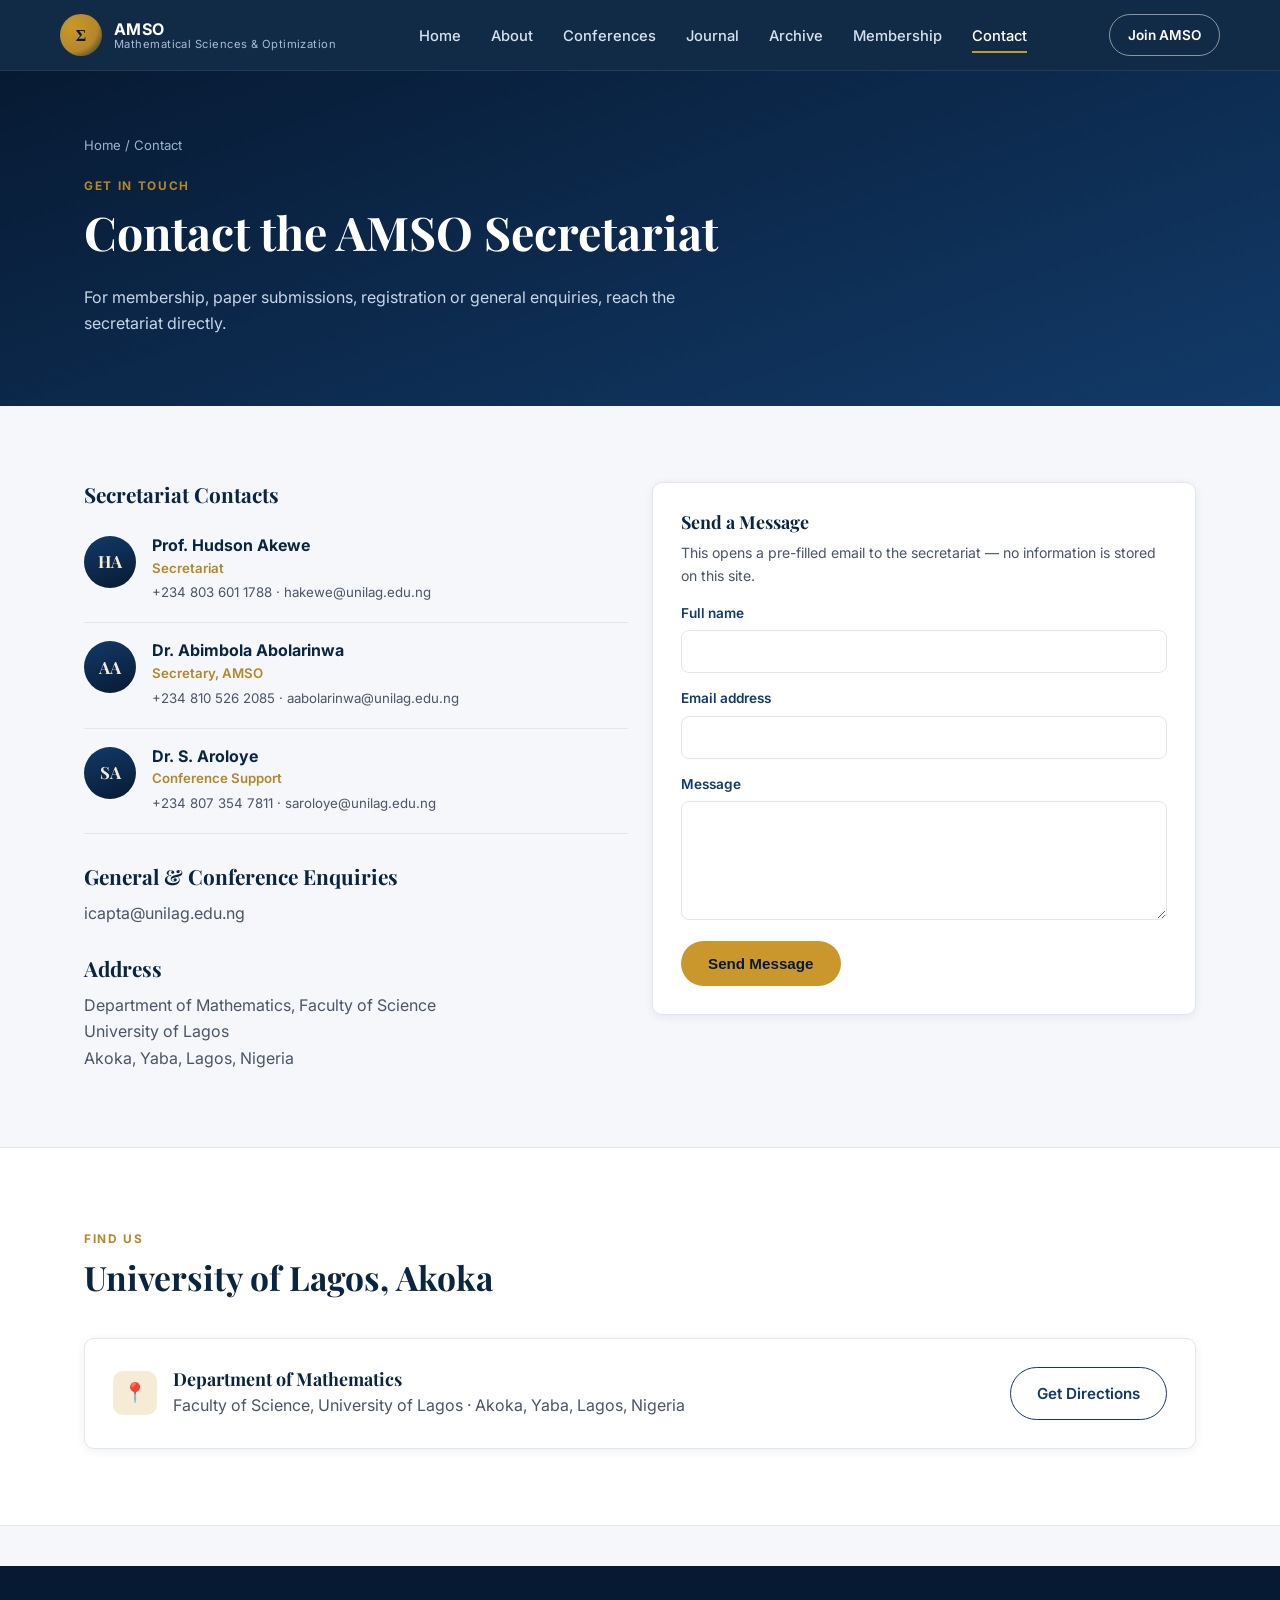
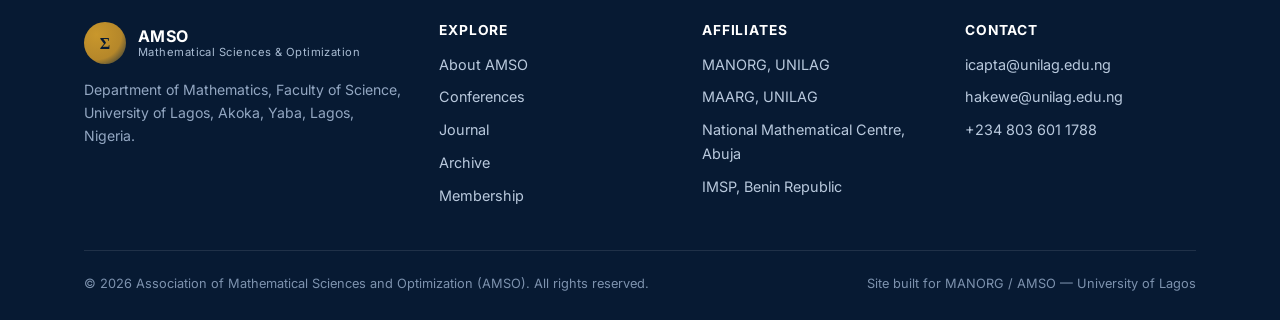
<file: contact.html>
<!DOCTYPE html>
<html lang="en">
<head>
<meta charset="UTF-8">
<meta name="viewport" content="width=device-width, initial-scale=1.0">
<title>Contact | AMSO</title>
<meta name="description" content="Contact the AMSO secretariat — Department of Mathematics, University of Lagos.">
<link rel="icon" href="data:image/svg+xml,<svg xmlns=%22http://www.w3.org/2000/svg%22 viewBox=%220 0 100 100%22><rect width=%22100%22 height=%22100%22 rx=%2220%22 fill=%22%230a2540%22/><text x=%2250%22 y=%2268%22 font-size=%2258%22 text-anchor=%22middle%22 fill=%22%23c9972c%22 font-family=%22Georgia,serif%22>&#8721;</text></svg>">
<link rel="preconnect" href="https://fonts.googleapis.com">
<link rel="preconnect" href="https://fonts.gstatic.com" crossorigin>
<link href="https://fonts.googleapis.com/css2?family=Playfair+Display:wght@600;700&family=Inter:wght@400;500;600;700&display=swap" rel="stylesheet">
<link rel="stylesheet" href="assets/css/style.css">
</head>
<body>

<header class="site-header">
  <div class="container nav">
    <a href="index.html" class="brand">
      <span class="brand-mark">&Sigma;</span>
      <span class="brand-text"><strong>AMSO</strong><span>Mathematical Sciences &amp; Optimization</span></span>
    </a>
    <ul class="nav-links">
      <li><a href="index.html">Home</a></li>
      <li><a href="about.html">About</a></li>
      <li><a href="conferences.html">Conferences</a></li>
      <li><a href="journal.html">Journal</a></li>
      <li><a href="archive.html">Archive</a></li>
      <li><a href="membership.html">Membership</a></li>
      <li><a href="contact.html">Contact</a></li>
    </ul>
    <div class="nav-cta">
      <a href="membership.html" class="btn btn-outline-invert btn-sm">Join AMSO</a>
      <button class="nav-toggle" aria-label="Toggle menu">&#9776;</button>
    </div>
  </div>
</header>

<section class="page-hero">
  <div class="container">
    <div class="breadcrumb"><a href="index.html">Home</a> / Contact</div>
    <span class="eyebrow">Get in Touch</span>
    <h1>Contact the AMSO Secretariat</h1>
    <p>For membership, paper submissions, registration or general enquiries, reach the secretariat directly.</p>
  </div>
</section>

<section class="section">
  <div class="container">
    <div class="grid grid-2" style="align-items:start;">
      <div>
        <h3 class="mt-0">Secretariat Contacts</h3>
        <div class="person">
          <div class="person-avatar">HA</div>
          <div>
            <h4>Prof. Hudson Akewe</h4>
            <div class="role">Secretariat</div>
            <div class="org">+234 803 601 1788 &middot; <a href="mailto:hakewe@unilag.edu.ng">hakewe@unilag.edu.ng</a></div>
          </div>
        </div>
        <div class="person">
          <div class="person-avatar">AA</div>
          <div>
            <h4>Dr. Abimbola Abolarinwa</h4>
            <div class="role">Secretary, AMSO</div>
            <div class="org">+234 810 526 2085 &middot; <a href="mailto:aabolarinwa@unilag.edu.ng">aabolarinwa@unilag.edu.ng</a></div>
          </div>
        </div>
        <div class="person">
          <div class="person-avatar">SA</div>
          <div>
            <h4>Dr. S. Aroloye</h4>
            <div class="role">Conference Support</div>
            <div class="org">+234 807 354 7811 &middot; <a href="mailto:saroloye@unilag.edu.ng">saroloye@unilag.edu.ng</a></div>
          </div>
        </div>

        <h3 style="margin-top:30px;">General &amp; Conference Enquiries</h3>
        <p><a href="mailto:icapta@unilag.edu.ng">icapta@unilag.edu.ng</a></p>

        <h3 style="margin-top:30px;">Address</h3>
        <p class="mb-0">Department of Mathematics, Faculty of Science<br>University of Lagos<br>Akoka, Yaba, Lagos, Nigeria</p>
      </div>

      <div class="card">
        <h3 class="mt-0">Send a Message</h3>
        <p style="font-size:0.88rem;">This opens a pre-filled email to the secretariat — no information is stored on this site.</p>
        <form action="mailto:icapta@unilag.edu.ng" method="get" enctype="text/plain" style="display:flex;flex-direction:column;gap:14px;">
          <div>
            <label style="display:block;font-size:0.85rem;font-weight:600;color:var(--navy-800);margin-bottom:6px;">Full name</label>
            <input type="text" name="name" required style="width:100%;padding:11px 14px;border:1px solid var(--line);border-radius:8px;font-family:var(--font-body);font-size:0.95rem;">
          </div>
          <div>
            <label style="display:block;font-size:0.85rem;font-weight:600;color:var(--navy-800);margin-bottom:6px;">Email address</label>
            <input type="email" name="email" required style="width:100%;padding:11px 14px;border:1px solid var(--line);border-radius:8px;font-family:var(--font-body);font-size:0.95rem;">
          </div>
          <div>
            <label style="display:block;font-size:0.85rem;font-weight:600;color:var(--navy-800);margin-bottom:6px;">Message</label>
            <textarea name="body" rows="5" required style="width:100%;padding:11px 14px;border:1px solid var(--line);border-radius:8px;font-family:var(--font-body);font-size:0.95rem;resize:vertical;"></textarea>
          </div>
          <button type="submit" class="btn btn-primary" style="align-self:flex-start;">Send Message</button>
        </form>
      </div>
    </div>
  </div>
</section>

<section class="section section--alt">
  <div class="container">
    <div class="section-head">
      <span class="eyebrow">Find Us</span>
      <h2>University of Lagos, Akoka</h2>
    </div>
    <div class="card" style="display:flex;align-items:center;justify-content:space-between;gap:24px;flex-wrap:wrap;">
      <div style="display:flex;align-items:center;gap:16px;">
        <div class="icon" style="margin-bottom:0;">&#128205;</div>
        <div>
          <h3 style="margin-bottom:2px;">Department of Mathematics</h3>
          <p class="mb-0">Faculty of Science, University of Lagos &middot; Akoka, Yaba, Lagos, Nigeria</p>
        </div>
      </div>
      <a class="btn btn-outline" target="_blank" rel="noopener"
         href="https://www.google.com/maps/search/?api=1&query=University+of+Lagos%2C+Akoka%2C+Yaba%2C+Lagos%2C+Nigeria">Get Directions</a>
    </div>
  </div>
</section>

<footer class="site-footer">
  <div class="container">
    <div class="footer-grid">
      <div class="footer-brand">
        <div class="brand" style="margin-bottom:14px;">
          <span class="brand-mark">&Sigma;</span>
          <span class="brand-text" style="color:#fff;"><strong>AMSO</strong><span>Mathematical Sciences &amp; Optimization</span></span>
        </div>
        <p>Department of Mathematics, Faculty of Science, University of Lagos, Akoka, Yaba, Lagos, Nigeria.</p>
      </div>
      <div>
        <h4>Explore</h4>
        <ul>
          <li><a href="about.html">About AMSO</a></li>
          <li><a href="conferences.html">Conferences</a></li>
          <li><a href="journal.html">Journal</a></li>
          <li><a href="archive.html">Archive</a></li>
          <li><a href="membership.html">Membership</a></li>
        </ul>
      </div>
      <div>
        <h4>Affiliates</h4>
        <ul>
          <li>MANORG, UNILAG</li>
          <li>MAARG, UNILAG</li>
          <li>National Mathematical Centre, Abuja</li>
          <li>IMSP, Benin Republic</li>
        </ul>
      </div>
      <div>
        <h4>Contact</h4>
        <ul>
          <li><a href="mailto:icapta@unilag.edu.ng">icapta@unilag.edu.ng</a></li>
          <li><a href="mailto:hakewe@unilag.edu.ng">hakewe@unilag.edu.ng</a></li>
          <li>+234 803 601 1788</li>
        </ul>
      </div>
    </div>
    <div class="footer-bottom">
      <span>&copy; <span id="year"></span> Association of Mathematical Sciences and Optimization (AMSO). All rights reserved.</span>
      <span>Site built for MANORG / AMSO — University of Lagos</span>
    </div>
  </div>
</footer>

<script src="assets/js/main.js"></script>
</body>
</html>
</file>
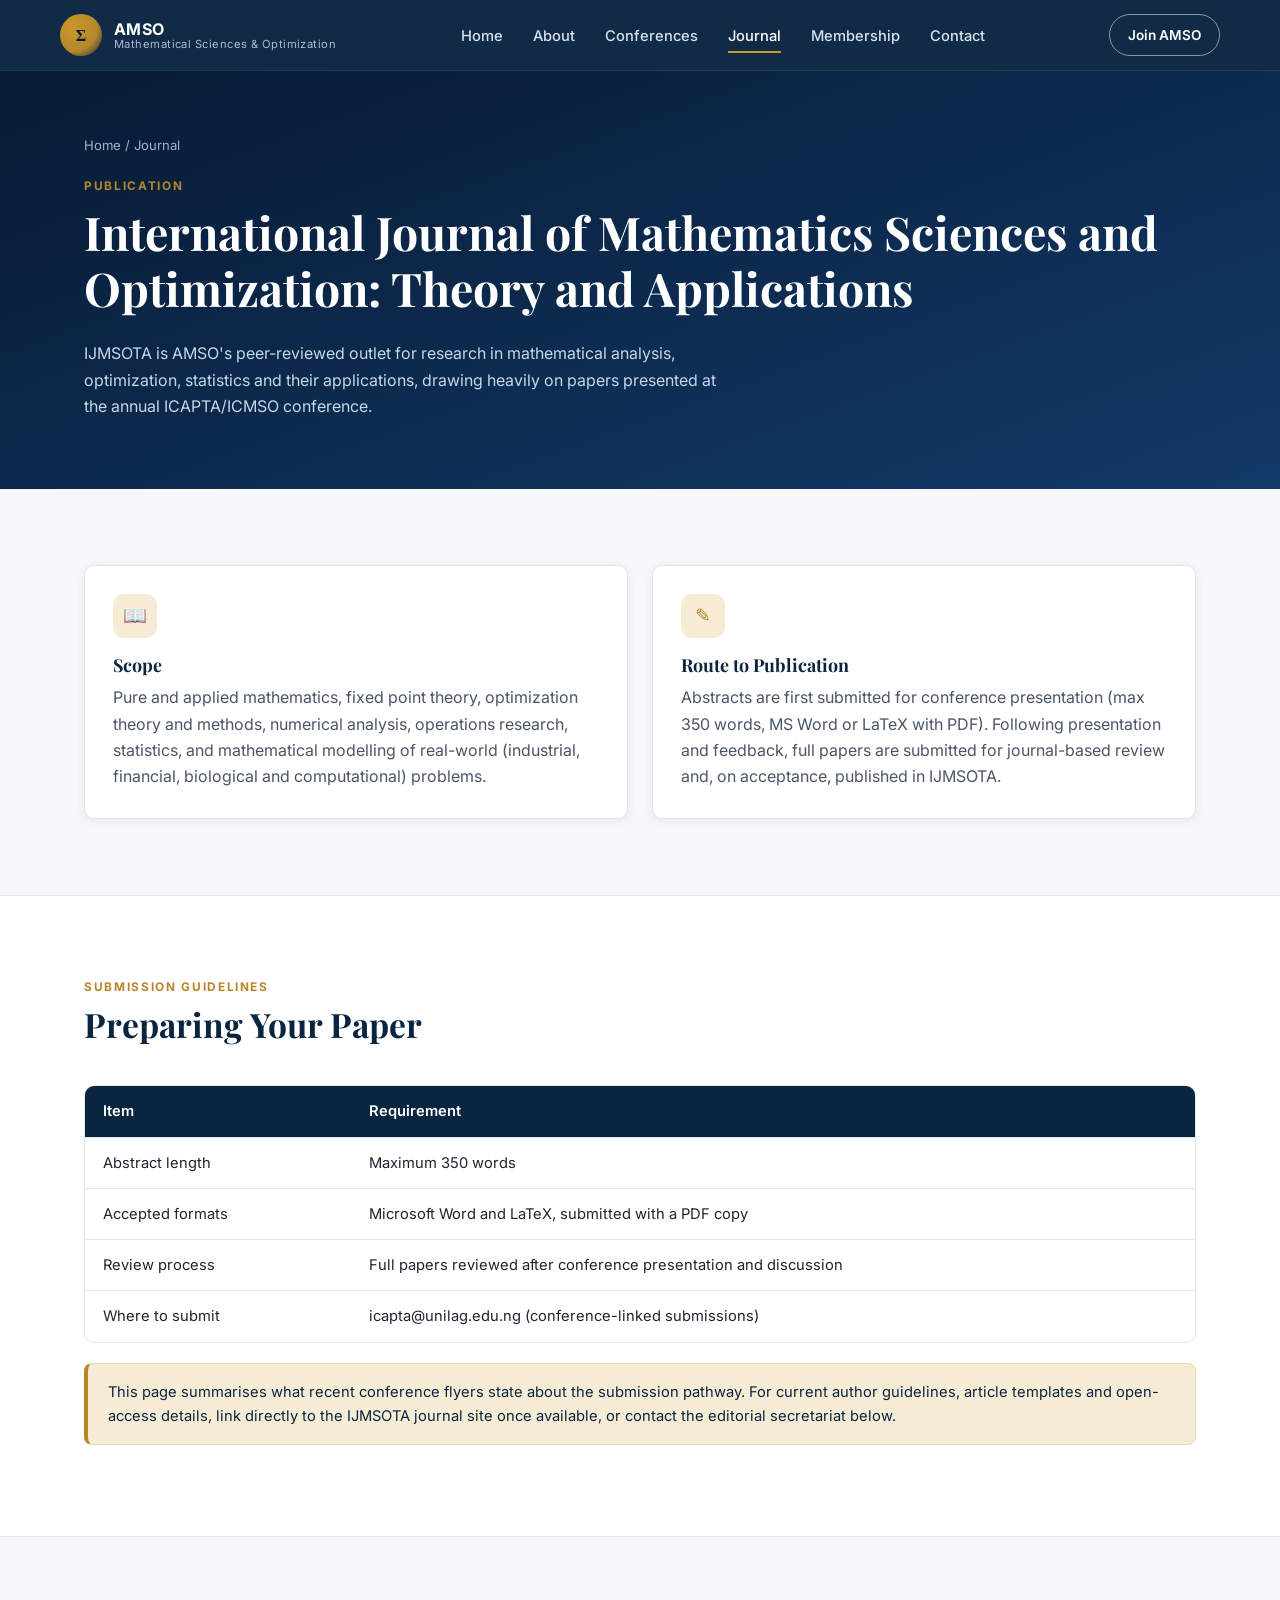
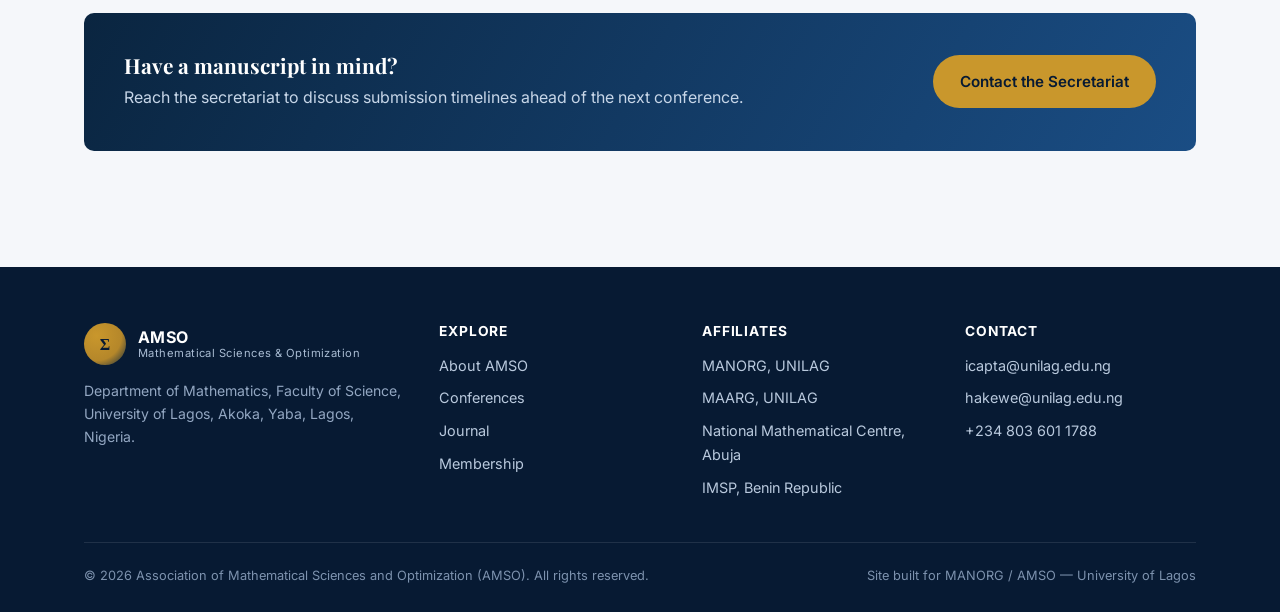
<file: journal.html>
<!DOCTYPE html>
<html lang="en">
<head>
<meta charset="UTF-8">
<meta name="viewport" content="width=device-width, initial-scale=1.0">
<title>IJMSOTA Journal | AMSO</title>
<meta name="description" content="The International Journal of Mathematics Sciences and Optimization: Theory and Applications (IJMSOTA) — AMSO's peer-reviewed publication for mathematical analysis, optimization and statistics research.">
<link rel="icon" href="data:image/svg+xml,<svg xmlns=%22http://www.w3.org/2000/svg%22 viewBox=%220 0 100 100%22><rect width=%22100%22 height=%22100%22 rx=%2220%22 fill=%22%230a2540%22/><text x=%2250%22 y=%2268%22 font-size=%2258%22 text-anchor=%22middle%22 fill=%22%23c9972c%22 font-family=%22Georgia,serif%22>&#8721;</text></svg>">
<link rel="preconnect" href="https://fonts.googleapis.com">
<link rel="preconnect" href="https://fonts.gstatic.com" crossorigin>
<link href="https://fonts.googleapis.com/css2?family=Playfair+Display:wght@600;700&family=Inter:wght@400;500;600;700&display=swap" rel="stylesheet">
<link rel="stylesheet" href="assets/css/style.css">
</head>
<body>

<header class="site-header">
  <div class="container nav">
    <a href="index.html" class="brand">
      <span class="brand-mark">&Sigma;</span>
      <span class="brand-text"><strong>AMSO</strong><span>Mathematical Sciences &amp; Optimization</span></span>
    </a>
    <ul class="nav-links">
      <li><a href="index.html">Home</a></li>
      <li><a href="about.html">About</a></li>
      <li><a href="conferences.html">Conferences</a></li>
      <li><a href="journal.html">Journal</a></li>
      <li><a href="membership.html">Membership</a></li>
      <li><a href="contact.html">Contact</a></li>
    </ul>
    <div class="nav-cta">
      <a href="membership.html" class="btn btn-outline-invert btn-sm">Join AMSO</a>
      <button class="nav-toggle" aria-label="Toggle menu">&#9776;</button>
    </div>
  </div>
</header>

<section class="page-hero">
  <div class="container">
    <div class="breadcrumb"><a href="index.html">Home</a> / Journal</div>
    <span class="eyebrow">Publication</span>
    <h1>International Journal of Mathematics Sciences and Optimization: Theory and Applications</h1>
    <p>IJMSOTA is AMSO's peer-reviewed outlet for research in mathematical analysis, optimization, statistics and their applications, drawing heavily on papers presented at the annual ICAPTA/ICMSO conference.</p>
  </div>
</section>

<section class="section">
  <div class="container">
    <div class="grid grid-2">
      <div class="card">
        <div class="icon">&#128214;</div>
        <h3>Scope</h3>
        <p>Pure and applied mathematics, fixed point theory, optimization theory and methods, numerical analysis, operations research, statistics, and mathematical modelling of real-world (industrial, financial, biological and computational) problems.</p>
      </div>
      <div class="card">
        <div class="icon">&#9998;</div>
        <h3>Route to Publication</h3>
        <p>Abstracts are first submitted for conference presentation (max 350 words, MS Word or LaTeX with PDF). Following presentation and feedback, full papers are submitted for journal-based review and, on acceptance, published in IJMSOTA.</p>
      </div>
    </div>
  </div>
</section>

<section class="section section--alt">
  <div class="container">
    <div class="section-head">
      <span class="eyebrow">Submission Guidelines</span>
      <h2>Preparing Your Paper</h2>
    </div>
    <div class="table-wrap">
      <table>
        <tr><th>Item</th><th>Requirement</th></tr>
        <tr><td>Abstract length</td><td>Maximum 350 words</td></tr>
        <tr><td>Accepted formats</td><td>Microsoft Word and LaTeX, submitted with a PDF copy</td></tr>
        <tr><td>Review process</td><td>Full papers reviewed after conference presentation and discussion</td></tr>
        <tr><td>Where to submit</td><td>icapta@unilag.edu.ng (conference-linked submissions)</td></tr>
      </table>
    </div>
    <p class="callout" style="margin-top:20px;">This page summarises what recent conference flyers state about the submission pathway. For current author guidelines, article templates and open-access details, link directly to the IJMSOTA journal site once available, or contact the editorial secretariat below.</p>
  </div>
</section>

<section class="section">
  <div class="container">
    <div class="cta-banner">
      <div>
        <h3>Have a manuscript in mind?</h3>
        <p>Reach the secretariat to discuss submission timelines ahead of the next conference.</p>
      </div>
      <a href="contact.html" class="btn btn-primary">Contact the Secretariat</a>
    </div>
  </div>
</section>

<footer class="site-footer">
  <div class="container">
    <div class="footer-grid">
      <div class="footer-brand">
        <div class="brand" style="margin-bottom:14px;">
          <span class="brand-mark">&Sigma;</span>
          <span class="brand-text" style="color:#fff;"><strong>AMSO</strong><span>Mathematical Sciences &amp; Optimization</span></span>
        </div>
        <p>Department of Mathematics, Faculty of Science, University of Lagos, Akoka, Yaba, Lagos, Nigeria.</p>
      </div>
      <div>
        <h4>Explore</h4>
        <ul>
          <li><a href="about.html">About AMSO</a></li>
          <li><a href="conferences.html">Conferences</a></li>
          <li><a href="journal.html">Journal</a></li>
          <li><a href="membership.html">Membership</a></li>
        </ul>
      </div>
      <div>
        <h4>Affiliates</h4>
        <ul>
          <li>MANORG, UNILAG</li>
          <li>MAARG, UNILAG</li>
          <li>National Mathematical Centre, Abuja</li>
          <li>IMSP, Benin Republic</li>
        </ul>
      </div>
      <div>
        <h4>Contact</h4>
        <ul>
          <li><a href="mailto:icapta@unilag.edu.ng">icapta@unilag.edu.ng</a></li>
          <li><a href="mailto:hakewe@unilag.edu.ng">hakewe@unilag.edu.ng</a></li>
          <li>+234 803 601 1788</li>
        </ul>
      </div>
    </div>
    <div class="footer-bottom">
      <span>&copy; <span id="year"></span> Association of Mathematical Sciences and Optimization (AMSO). All rights reserved.</span>
      <span>Site built for MANORG / AMSO — University of Lagos</span>
    </div>
  </div>
</footer>

<script src="assets/js/main.js"></script>
</body>
</html>
</file>
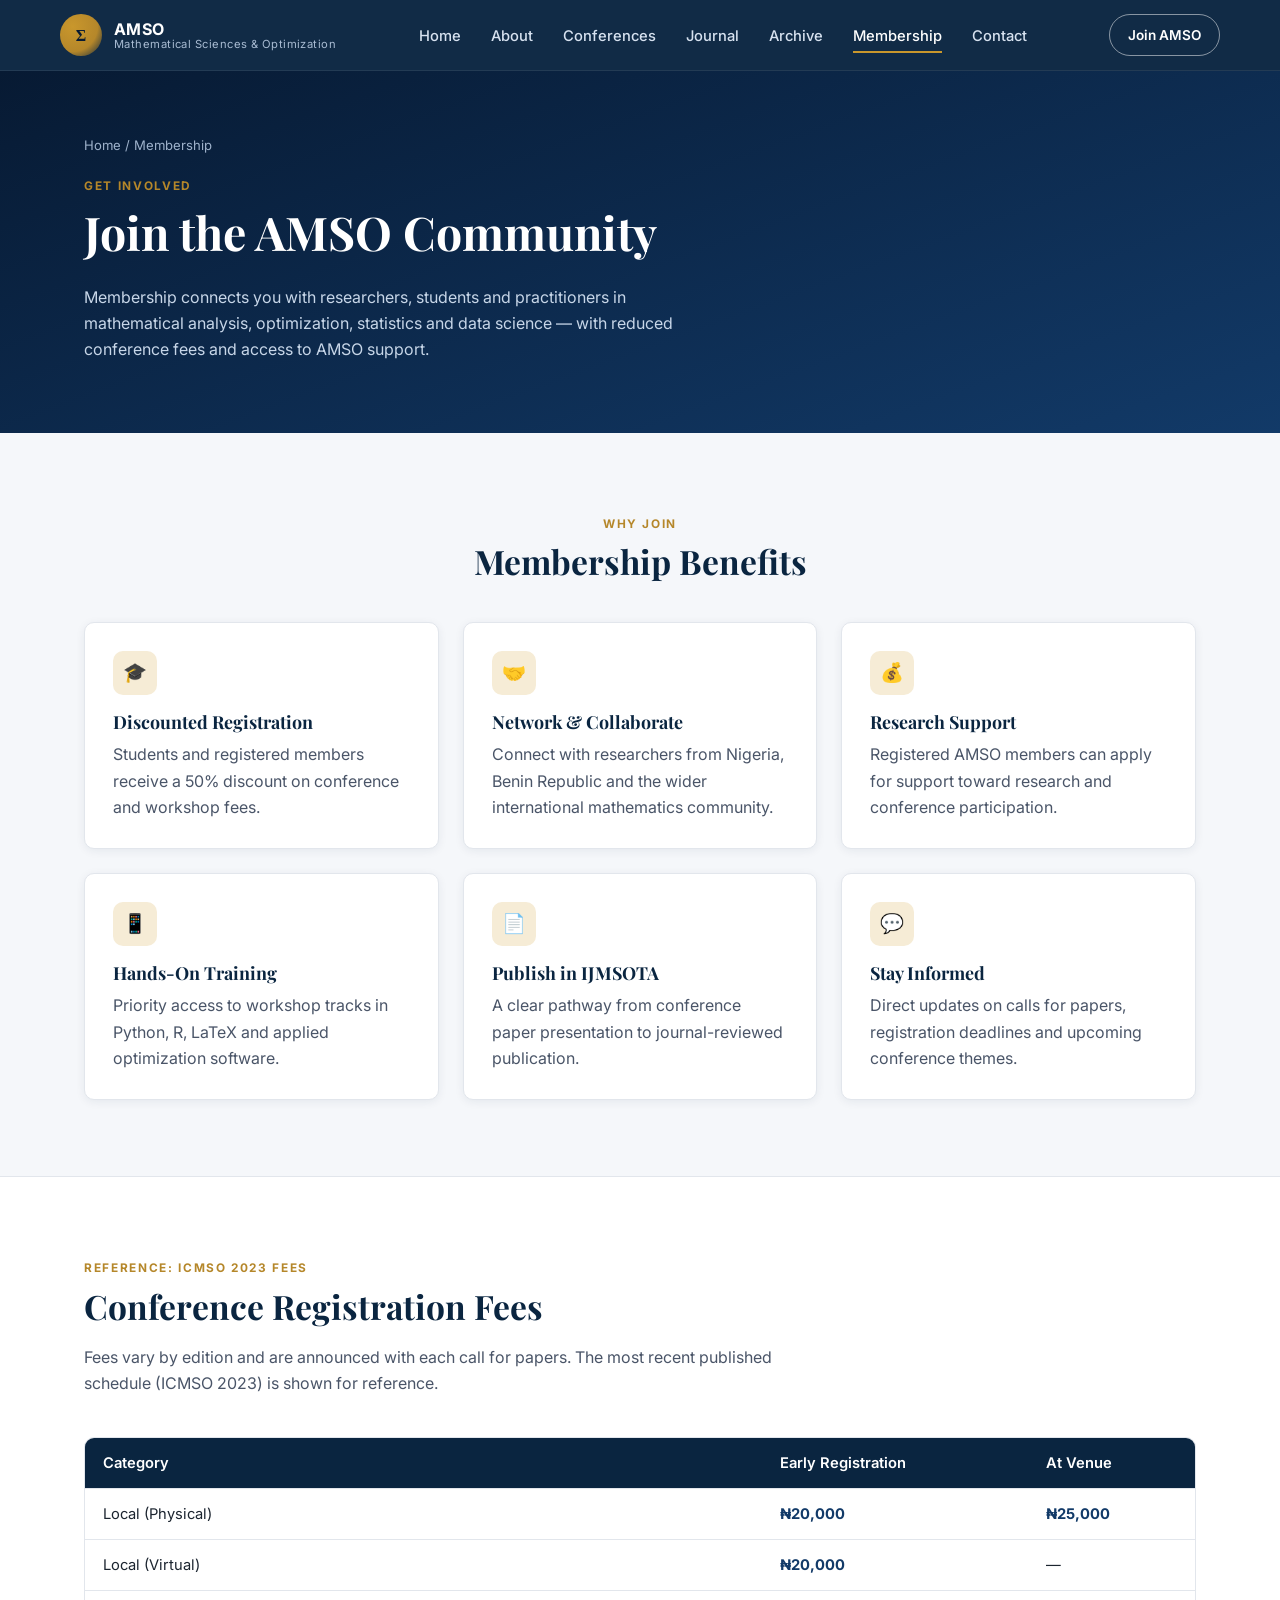
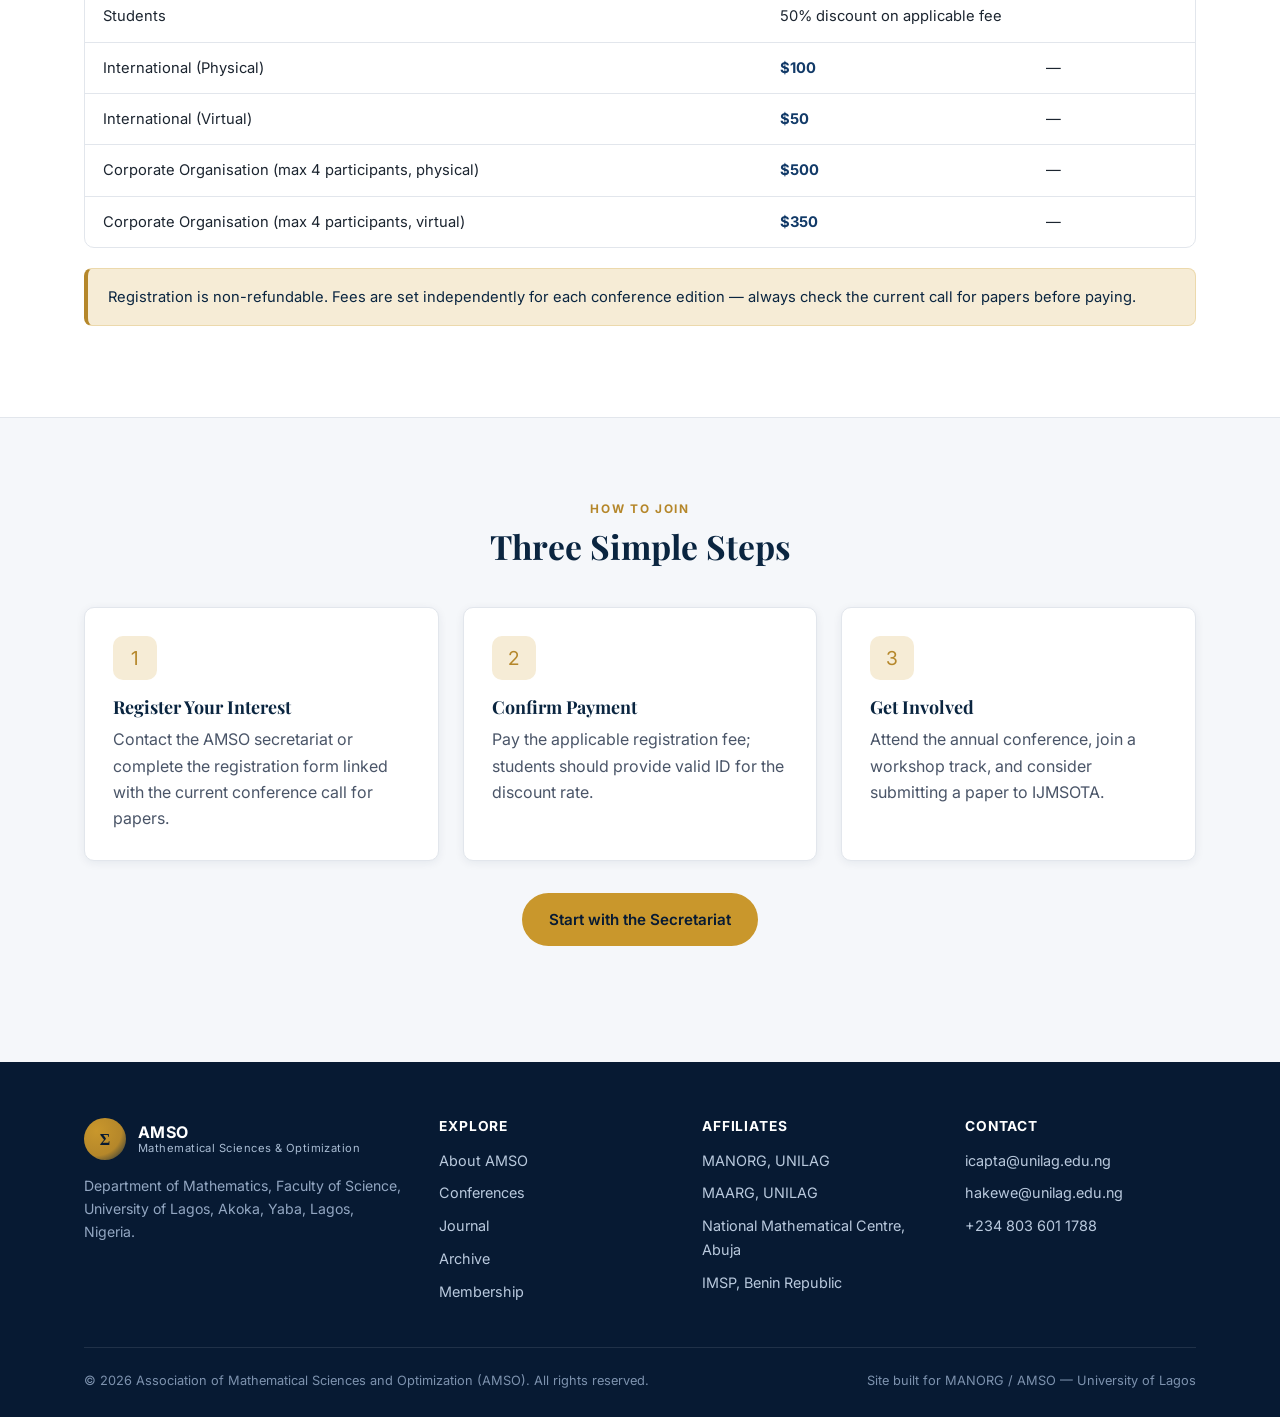
<file: membership.html>
<!DOCTYPE html>
<html lang="en">
<head>
<meta charset="UTF-8">
<meta name="viewport" content="width=device-width, initial-scale=1.0">
<title>Membership | AMSO</title>
<meta name="description" content="Join the Association of Mathematical Sciences and Optimization (AMSO) — membership benefits, conference registration fees, and how to apply.">
<link rel="icon" href="data:image/svg+xml,<svg xmlns=%22http://www.w3.org/2000/svg%22 viewBox=%220 0 100 100%22><rect width=%22100%22 height=%22100%22 rx=%2220%22 fill=%22%230a2540%22/><text x=%2250%22 y=%2268%22 font-size=%2258%22 text-anchor=%22middle%22 fill=%22%23c9972c%22 font-family=%22Georgia,serif%22>&#8721;</text></svg>">
<link rel="preconnect" href="https://fonts.googleapis.com">
<link rel="preconnect" href="https://fonts.gstatic.com" crossorigin>
<link href="https://fonts.googleapis.com/css2?family=Playfair+Display:wght@600;700&family=Inter:wght@400;500;600;700&display=swap" rel="stylesheet">
<link rel="stylesheet" href="assets/css/style.css">
</head>
<body>

<header class="site-header">
  <div class="container nav">
    <a href="index.html" class="brand">
      <span class="brand-mark">&Sigma;</span>
      <span class="brand-text"><strong>AMSO</strong><span>Mathematical Sciences &amp; Optimization</span></span>
    </a>
    <ul class="nav-links">
      <li><a href="index.html">Home</a></li>
      <li><a href="about.html">About</a></li>
      <li><a href="conferences.html">Conferences</a></li>
      <li><a href="journal.html">Journal</a></li>
      <li><a href="archive.html">Archive</a></li>
      <li><a href="membership.html">Membership</a></li>
      <li><a href="contact.html">Contact</a></li>
    </ul>
    <div class="nav-cta">
      <a href="membership.html" class="btn btn-outline-invert btn-sm">Join AMSO</a>
      <button class="nav-toggle" aria-label="Toggle menu">&#9776;</button>
    </div>
  </div>
</header>

<section class="page-hero">
  <div class="container">
    <div class="breadcrumb"><a href="index.html">Home</a> / Membership</div>
    <span class="eyebrow">Get Involved</span>
    <h1>Join the AMSO Community</h1>
    <p>Membership connects you with researchers, students and practitioners in mathematical analysis, optimization, statistics and data science — with reduced conference fees and access to AMSO support.</p>
  </div>
</section>

<section class="section">
  <div class="container">
    <div class="section-head center">
      <span class="eyebrow">Why Join</span>
      <h2>Membership Benefits</h2>
    </div>
    <div class="grid grid-3">
      <div class="card">
        <div class="icon">&#127891;</div>
        <h3>Discounted Registration</h3>
        <p>Students and registered members receive a 50% discount on conference and workshop fees.</p>
      </div>
      <div class="card">
        <div class="icon">&#129309;</div>
        <h3>Network &amp; Collaborate</h3>
        <p>Connect with researchers from Nigeria, Benin Republic and the wider international mathematics community.</p>
      </div>
      <div class="card">
        <div class="icon">&#128176;</div>
        <h3>Research Support</h3>
        <p>Registered AMSO members can apply for support toward research and conference participation.</p>
      </div>
      <div class="card">
        <div class="icon">&#128241;</div>
        <h3>Hands-On Training</h3>
        <p>Priority access to workshop tracks in Python, R, LaTeX and applied optimization software.</p>
      </div>
      <div class="card">
        <div class="icon">&#128196;</div>
        <h3>Publish in IJMSOTA</h3>
        <p>A clear pathway from conference paper presentation to journal-reviewed publication.</p>
      </div>
      <div class="card">
        <div class="icon">&#128172;</div>
        <h3>Stay Informed</h3>
        <p>Direct updates on calls for papers, registration deadlines and upcoming conference themes.</p>
      </div>
    </div>
  </div>
</section>

<section class="section section--alt">
  <div class="container">
    <div class="section-head">
      <span class="eyebrow">Reference: ICMSO 2023 Fees</span>
      <h2>Conference Registration Fees</h2>
      <p>Fees vary by edition and are announced with each call for papers. The most recent published schedule (ICMSO 2023) is shown for reference.</p>
    </div>
    <div class="table-wrap">
      <table>
        <tr><th>Category</th><th>Early Registration</th><th>At Venue</th></tr>
        <tr><td>Local (Physical)</td><td class="num">&#8358;20,000</td><td class="num">&#8358;25,000</td></tr>
        <tr><td>Local (Virtual)</td><td class="num">&#8358;20,000</td><td>&mdash;</td></tr>
        <tr><td>Students</td><td colspan="2">50% discount on applicable fee</td></tr>
        <tr><td>International (Physical)</td><td class="num">$100</td><td>&mdash;</td></tr>
        <tr><td>International (Virtual)</td><td class="num">$50</td><td>&mdash;</td></tr>
        <tr><td>Corporate Organisation (max 4 participants, physical)</td><td class="num">$500</td><td>&mdash;</td></tr>
        <tr><td>Corporate Organisation (max 4 participants, virtual)</td><td class="num">$350</td><td>&mdash;</td></tr>
      </table>
    </div>
    <p class="callout" style="margin-top:20px;">Registration is non-refundable. Fees are set independently for each conference edition — always check the current call for papers before paying.</p>
  </div>
</section>

<section class="section">
  <div class="container">
    <div class="section-head center">
      <span class="eyebrow">How to Join</span>
      <h2>Three Simple Steps</h2>
    </div>
    <div class="grid grid-3">
      <div class="card">
        <div class="icon">1</div>
        <h3>Register Your Interest</h3>
        <p>Contact the AMSO secretariat or complete the registration form linked with the current conference call for papers.</p>
      </div>
      <div class="card">
        <div class="icon">2</div>
        <h3>Confirm Payment</h3>
        <p>Pay the applicable registration fee; students should provide valid ID for the discount rate.</p>
      </div>
      <div class="card">
        <div class="icon">3</div>
        <h3>Get Involved</h3>
        <p>Attend the annual conference, join a workshop track, and consider submitting a paper to IJMSOTA.</p>
      </div>
    </div>
    <div class="text-center" style="margin-top:32px;">
      <a href="contact.html" class="btn btn-primary">Start with the Secretariat</a>
    </div>
  </div>
</section>

<footer class="site-footer">
  <div class="container">
    <div class="footer-grid">
      <div class="footer-brand">
        <div class="brand" style="margin-bottom:14px;">
          <span class="brand-mark">&Sigma;</span>
          <span class="brand-text" style="color:#fff;"><strong>AMSO</strong><span>Mathematical Sciences &amp; Optimization</span></span>
        </div>
        <p>Department of Mathematics, Faculty of Science, University of Lagos, Akoka, Yaba, Lagos, Nigeria.</p>
      </div>
      <div>
        <h4>Explore</h4>
        <ul>
          <li><a href="about.html">About AMSO</a></li>
          <li><a href="conferences.html">Conferences</a></li>
          <li><a href="journal.html">Journal</a></li>
          <li><a href="archive.html">Archive</a></li>
          <li><a href="membership.html">Membership</a></li>
        </ul>
      </div>
      <div>
        <h4>Affiliates</h4>
        <ul>
          <li>MANORG, UNILAG</li>
          <li>MAARG, UNILAG</li>
          <li>National Mathematical Centre, Abuja</li>
          <li>IMSP, Benin Republic</li>
        </ul>
      </div>
      <div>
        <h4>Contact</h4>
        <ul>
          <li><a href="mailto:icapta@unilag.edu.ng">icapta@unilag.edu.ng</a></li>
          <li><a href="mailto:hakewe@unilag.edu.ng">hakewe@unilag.edu.ng</a></li>
          <li>+234 803 601 1788</li>
        </ul>
      </div>
    </div>
    <div class="footer-bottom">
      <span>&copy; <span id="year"></span> Association of Mathematical Sciences and Optimization (AMSO). All rights reserved.</span>
      <span>Site built for MANORG / AMSO — University of Lagos</span>
    </div>
  </div>
</footer>

<script src="assets/js/main.js"></script>
</body>
</html>
</file>
<file: assets/css/style.css>
/* ==========================================================================
   AMSO — Association of Mathematical Sciences and Optimization
   Shared stylesheet
   ========================================================================== */

:root {
  --navy-950: #071a33;
  --navy-900: #0a2540;
  --navy-800: #123a68;
  --navy-700: #1a4d84;
  --gold-600: #b5872a;
  --gold-500: #c9972c;
  --gold-100: #f6ecd6;
  --red-700: #9c2129;
  --ink: #1c2530;
  --ink-soft: #4a5568;
  --paper: #ffffff;
  --bg: #f5f7fa;
  --line: #e2e6ec;
  --shadow: 0 10px 30px rgba(10, 37, 64, 0.09);
  --shadow-sm: 0 2px 10px rgba(10, 37, 64, 0.07);
  --radius: 10px;
  --maxw: 1160px;
  --font-head: "Playfair Display", Georgia, "Times New Roman", serif;
  --font-body: "Inter", -apple-system, BlinkMacSystemFont, "Segoe UI", Roboto, sans-serif;
}

* { box-sizing: border-box; }
html { scroll-behavior: smooth; }

body {
  margin: 0;
  font-family: var(--font-body);
  color: var(--ink);
  background: var(--bg);
  line-height: 1.65;
  -webkit-font-smoothing: antialiased;
}

img { max-width: 100%; display: block; }

a { color: inherit; text-decoration: none; }

.container {
  width: 100%;
  max-width: var(--maxw);
  margin: 0 auto;
  padding: 0 24px;
}

h1, h2, h3, h4 {
  font-family: var(--font-head);
  color: var(--navy-900);
  line-height: 1.22;
  margin: 0 0 0.5em;
  font-weight: 700;
}

h1 { font-size: clamp(2rem, 4vw, 2.9rem); }
h2 { font-size: clamp(1.5rem, 3vw, 2.1rem); }
h3 { font-size: 1.3rem; }
p { margin: 0 0 1em; color: var(--ink-soft); }

.eyebrow {
  display: inline-block;
  font-family: var(--font-body);
  font-weight: 700;
  font-size: 0.74rem;
  letter-spacing: 0.14em;
  text-transform: uppercase;
  color: var(--gold-600);
  margin-bottom: 0.6em;
}

.section {
  padding: 76px 0;
}
.section--tight { padding: 52px 0; }
.section--navy {
  background: linear-gradient(160deg, var(--navy-950), var(--navy-800));
  color: #eaf0f8;
}
.section--navy h2, .section--navy h3 { color: #fff; }
.section--navy p { color: #c4d3e6; }
.section--alt { background: var(--paper); border-top: 1px solid var(--line); border-bottom: 1px solid var(--line); }

.section-head {
  max-width: 700px;
  margin: 0 0 40px;
}
.section-head.center { margin-left: auto; margin-right: auto; text-align: center; }

/* ---- Buttons ---- */
.btn {
  display: inline-flex;
  align-items: center;
  gap: 8px;
  padding: 13px 26px;
  border-radius: 999px;
  font-weight: 600;
  font-size: 0.95rem;
  border: 1.5px solid transparent;
  cursor: pointer;
  white-space: nowrap;
  transition: transform 0.15s ease, box-shadow 0.15s ease, background 0.15s ease, color 0.15s ease;
}
.btn-primary { background: var(--gold-500); color: var(--navy-950); }
.btn-primary:hover { background: var(--gold-600); transform: translateY(-1px); box-shadow: var(--shadow-sm); }
.btn-ghost { border-color: rgba(255,255,255,0.55); color: #fff; }
.btn-ghost:hover { background: rgba(255,255,255,0.12); }
.btn-outline { border-color: var(--navy-800); color: var(--navy-800); }
.btn-outline:hover { background: var(--navy-900); color: #fff; }
.btn-outline-invert { border-color: rgba(255,255,255,0.5); color: #fff; }
.btn-outline-invert:hover { background: rgba(255,255,255,0.12); }
.btn-sm { padding: 9px 18px; font-size: 0.85rem; }

/* ---- Header / Nav ---- */
.site-header {
  position: sticky;
  top: 0;
  z-index: 100;
  background: rgba(10, 37, 64, 0.97);
  backdrop-filter: blur(6px);
  border-bottom: 1px solid rgba(255,255,255,0.08);
}
.nav {
  display: flex;
  align-items: center;
  justify-content: space-between;
  padding: 14px 0;
}
.brand {
  display: flex;
  align-items: center;
  gap: 12px;
  color: #fff;
}
.brand-mark {
  width: 42px; height: 42px;
  border-radius: 50%;
  background: radial-gradient(circle at 30% 30%, var(--gold-500), var(--gold-600) 60%, var(--navy-900) 100%);
  display: flex; align-items: center; justify-content: center;
  font-family: var(--font-head);
  font-weight: 700;
  color: var(--navy-950);
  font-size: 1rem;
  flex: none;
}
.brand-text { line-height: 1.15; }
.brand-text strong { display: block; font-size: 1rem; letter-spacing: 0.02em; }
.brand-text span { display: block; font-size: 0.7rem; color: #a9bcd3; letter-spacing: 0.04em; }

.nav-links {
  display: flex;
  align-items: center;
  gap: 30px;
  list-style: none;
  margin: 0; padding: 0;
}
.nav-links a {
  color: #d7e2f0;
  font-size: 0.92rem;
  font-weight: 500;
  padding: 6px 0;
  border-bottom: 2px solid transparent;
  transition: color 0.15s ease, border-color 0.15s ease;
}
.nav-links a:hover, .nav-links a.active { color: #fff; border-color: var(--gold-500); }
.nav-cta { display: flex; align-items: center; gap: 14px; }
.nav-toggle {
  display: none;
  background: none; border: none; color: #fff;
  font-size: 1.5rem; cursor: pointer;
}

@media (max-width: 900px) {
  .nav-toggle { display: block; }
  .nav-links {
    position: absolute;
    top: 100%; left: 0; right: 0;
    flex-direction: column;
    align-items: flex-start;
    background: var(--navy-950);
    padding: 16px 24px 24px;
    gap: 14px;
    display: none;
    border-bottom: 1px solid rgba(255,255,255,0.1);
  }
  .nav-links.open { display: flex; }
  .nav-cta .btn { padding: 9px 16px; font-size: 0.82rem; }
}

/* ---- Hero ---- */
.hero {
  position: relative;
  background:
    radial-gradient(1100px 550px at 85% -10%, rgba(201,151,44,0.18), transparent 60%),
    linear-gradient(160deg, var(--navy-950) 0%, var(--navy-800) 60%, var(--navy-700) 100%);
  color: #fff;
  overflow: hidden;
}
.hero::before {
  content: "";
  position: absolute; inset: 0;
  background-image:
    radial-gradient(1px 1px at 10% 20%, rgba(255,255,255,0.35) 1px, transparent 1px),
    radial-gradient(1px 1px at 80% 40%, rgba(255,255,255,0.25) 1px, transparent 1px),
    radial-gradient(1.5px 1.5px at 60% 80%, rgba(255,255,255,0.3) 1px, transparent 1px),
    radial-gradient(1px 1px at 30% 65%, rgba(255,255,255,0.25) 1px, transparent 1px),
    radial-gradient(1.5px 1.5px at 92% 85%, rgba(255,255,255,0.3) 1px, transparent 1px);
  background-size: 100% 100%;
  opacity: 0.6;
}
.hero-inner {
  position: relative;
  padding: 88px 0 84px;
  display: grid;
  grid-template-columns: 1.15fr 0.85fr;
  gap: 48px;
  align-items: center;
}
.hero h1 { color: #fff; margin-bottom: 0.4em; }
.hero .lead { color: #c7d6e8; font-size: 1.1rem; max-width: 540px; }
.hero-actions { display: flex; gap: 14px; flex-wrap: wrap; margin-top: 28px; }
.hero-badge {
  display: inline-flex; align-items: center; gap: 8px;
  background: rgba(255,255,255,0.08);
  border: 1px solid rgba(255,255,255,0.18);
  padding: 7px 14px; border-radius: 999px;
  font-size: 0.8rem; color: #e7edf6; margin-bottom: 22px;
}
.hero-badge .dot { width: 7px; height: 7px; border-radius: 50%; background: var(--gold-500); }

.hero-panel {
  background: rgba(255,255,255,0.06);
  border: 1px solid rgba(255,255,255,0.16);
  border-radius: var(--radius);
  padding: 26px;
  backdrop-filter: blur(4px);
}
.hero-panel img { border-radius: 6px; box-shadow: 0 18px 40px rgba(0,0,0,0.35); }
.hero-panel-cap { font-size: 0.82rem; color: #b9c9dd; margin-top: 12px; margin-bottom: 0; }

@media (max-width: 860px) {
  .hero-inner { grid-template-columns: 1fr; padding-top: 48px; }
}

/* small page hero for inner pages */
.page-hero {
  background: linear-gradient(160deg, var(--navy-950), var(--navy-800));
  color: #fff;
  padding: 64px 0 54px;
}
.page-hero h1 { color: #fff; }
.page-hero p { color: #c7d6e8; max-width: 640px; }
.breadcrumb { font-size: 0.82rem; color: #9fb3cc; margin-bottom: 14px; }
.breadcrumb a:hover { color: #fff; }

/* ---- Stats ---- */
.stats {
  display: grid;
  grid-template-columns: repeat(4, 1fr);
  gap: 1px;
  background: var(--line);
  border: 1px solid var(--line);
  border-radius: var(--radius);
  overflow: hidden;
  margin-top: -46px;
  position: relative;
  z-index: 5;
  box-shadow: var(--shadow);
}
.stat {
  background: var(--paper);
  padding: 26px 20px;
  text-align: center;
}
.stat .num {
  font-family: var(--font-head);
  font-size: 2rem;
  color: var(--navy-900);
  font-weight: 700;
}
.stat .label { font-size: 0.8rem; color: var(--ink-soft); letter-spacing: 0.02em; }
@media (max-width: 760px) {
  .stats { grid-template-columns: repeat(2, 1fr); margin-top: 30px; }
}

/* ---- Cards / Grids ---- */
.grid { display: grid; gap: 24px; }
.grid-3 { grid-template-columns: repeat(3, 1fr); }
.grid-2 { grid-template-columns: repeat(2, 1fr); }
@media (max-width: 860px) {
  .grid-3, .grid-2 { grid-template-columns: 1fr; }
}

.card {
  background: var(--paper);
  border: 1px solid var(--line);
  border-radius: var(--radius);
  padding: 28px;
  box-shadow: var(--shadow-sm);
  transition: transform 0.15s ease, box-shadow 0.15s ease;
}
.card:hover { transform: translateY(-3px); box-shadow: var(--shadow); }
.card .icon {
  width: 44px; height: 44px;
  border-radius: 10px;
  background: var(--gold-100);
  color: var(--gold-600);
  display: flex; align-items: center; justify-content: center;
  font-size: 1.2rem;
  margin-bottom: 16px;
}
.card h3 { margin-bottom: 8px; font-size: 1.12rem; }
.card p:last-child { margin-bottom: 0; }

/* ---- Focus area chips ---- */
.chips { display: flex; flex-wrap: wrap; gap: 10px; }
.chip {
  background: var(--gold-100);
  color: var(--navy-800);
  border: 1px solid #ecd9ac;
  padding: 7px 14px;
  border-radius: 999px;
  font-size: 0.83rem;
  font-weight: 600;
}

/* ---- Timeline (conferences) ---- */
.timeline { position: relative; margin-top: 10px; }
.timeline::before {
  content: "";
  position: absolute;
  left: 22px; top: 6px; bottom: 6px;
  width: 2px;
  background: var(--line);
}
.tl-item {
  position: relative;
  padding-left: 62px;
  margin-bottom: 30px;
}
.tl-item:last-child { margin-bottom: 0; }
.tl-dot {
  position: absolute;
  left: 10px; top: 4px;
  width: 26px; height: 26px;
  border-radius: 50%;
  background: var(--navy-900);
  border: 4px solid var(--gold-500);
}
.tl-item.is-current .tl-dot { background: var(--red-700); }
.tl-card {
  background: var(--paper);
  border: 1px solid var(--line);
  border-radius: var(--radius);
  padding: 22px 24px;
  box-shadow: var(--shadow-sm);
}
.tl-meta {
  display: flex; flex-wrap: wrap; gap: 10px 18px;
  font-size: 0.83rem; color: var(--ink-soft);
  margin-bottom: 10px;
}
.tl-meta strong { color: var(--navy-800); }
.tl-tag {
  display: inline-block;
  background: var(--navy-900); color: #fff;
  font-size: 0.72rem; font-weight: 700; letter-spacing: 0.04em;
  padding: 3px 10px; border-radius: 999px;
  margin-bottom: 10px;
}
.tl-tag.current { background: var(--red-700); }

/* ---- Table ---- */
.table-wrap { overflow-x: auto; border: 1px solid var(--line); border-radius: var(--radius); background: var(--paper); }
table { width: 100%; border-collapse: collapse; min-width: 480px; }
th, td { text-align: left; padding: 13px 18px; font-size: 0.92rem; border-bottom: 1px solid var(--line); }
th { background: var(--navy-900); color: #fff; font-weight: 600; white-space: nowrap; }
tr:last-child td { border-bottom: none; }
td.num { font-weight: 700; color: var(--navy-800); }

/* ---- People ---- */
.person {
  display: flex; gap: 16px; align-items: flex-start;
  padding: 18px 0;
  border-bottom: 1px solid var(--line);
}
.person:last-child { border-bottom: none; }
.person-avatar {
  width: 52px; height: 52px; border-radius: 50%; flex: none;
  background: linear-gradient(160deg, var(--navy-800), var(--navy-950));
  color: var(--gold-100);
  display: flex; align-items: center; justify-content: center;
  font-family: var(--font-head); font-weight: 700; font-size: 1.05rem;
}
.person h4 { margin: 0 0 2px; font-family: var(--font-body); font-size: 1rem; color: var(--navy-900); }
.person .role { font-size: 0.83rem; color: var(--gold-600); font-weight: 600; margin-bottom: 3px; }
.person .org { font-size: 0.83rem; color: var(--ink-soft); }

/* ---- CTA banner ---- */
.cta-banner {
  background: linear-gradient(120deg, var(--navy-900), var(--navy-700));
  border-radius: var(--radius);
  padding: 40px;
  color: #fff;
  display: flex;
  align-items: center;
  justify-content: space-between;
  gap: 24px;
  flex-wrap: wrap;
}
.cta-banner h3 { color: #fff; margin-bottom: 6px; }
.cta-banner p { color: #c7d6e8; margin: 0; }

/* ---- Note / callout ---- */
.callout {
  background: var(--gold-100);
  border: 1px solid #ecd9ac;
  border-left: 4px solid var(--gold-600);
  padding: 16px 20px;
  border-radius: 8px;
  font-size: 0.92rem;
  color: var(--navy-900);
}

/* ---- Footer ---- */
.site-footer {
  background: var(--navy-950);
  color: #b9c9dd;
  padding: 56px 0 26px;
  margin-top: 40px;
}
.footer-grid {
  display: grid;
  grid-template-columns: 1.4fr 1fr 1fr 1fr;
  gap: 32px;
  padding-bottom: 34px;
  border-bottom: 1px solid rgba(255,255,255,0.1);
}
.footer-grid h4 { color: #fff; font-family: var(--font-body); font-size: 0.86rem; letter-spacing: 0.06em; text-transform: uppercase; margin-bottom: 14px; }
.footer-grid ul { list-style: none; margin: 0; padding: 0; }
.footer-grid li { margin-bottom: 9px; font-size: 0.9rem; }
.footer-grid a:hover { color: #fff; }
.footer-brand p { color: #93a7c2; font-size: 0.88rem; max-width: 320px; }
.footer-bottom {
  display: flex; justify-content: space-between; align-items: center;
  padding-top: 22px; font-size: 0.8rem; color: #7d92ae; flex-wrap: wrap; gap: 10px;
}
@media (max-width: 760px) {
  .footer-grid { grid-template-columns: 1fr 1fr; }
}

/* ---- Form fields ---- */
.field-label {
  display: block;
  font-size: 0.85rem;
  font-weight: 600;
  color: var(--navy-800);
  margin-bottom: 6px;
}
.field-input {
  width: 100%;
  padding: 11px 14px;
  border: 1px solid var(--line);
  border-radius: 8px;
  font-family: var(--font-body);
  font-size: 0.95rem;
  background: var(--paper);
  color: var(--ink);
}
.field-input:focus {
  outline: 2px solid var(--gold-500);
  outline-offset: 1px;
}

/* ---- Archive cards ---- */
.archive-item {
  background: var(--paper);
  border: 1px solid var(--line);
  border-radius: var(--radius);
  padding: 18px 20px;
  box-shadow: var(--shadow-sm);
}
.archive-item h4 { margin: 0 0 4px; font-size: 1rem; color: var(--navy-900); }
.archive-item .meta { font-size: 0.82rem; color: var(--ink-soft); margin-bottom: 10px; }
.archive-item .status-msg { font-size: 0.9rem; }
.status-msg.error { color: var(--red-700); }
.status-msg.success { color: #1e7a3c; }

/* ---- Utility ---- */
.text-center { text-align: center; }
.mt-0 { margin-top: 0; }
.mb-0 { margin-bottom: 0; }
</file>
